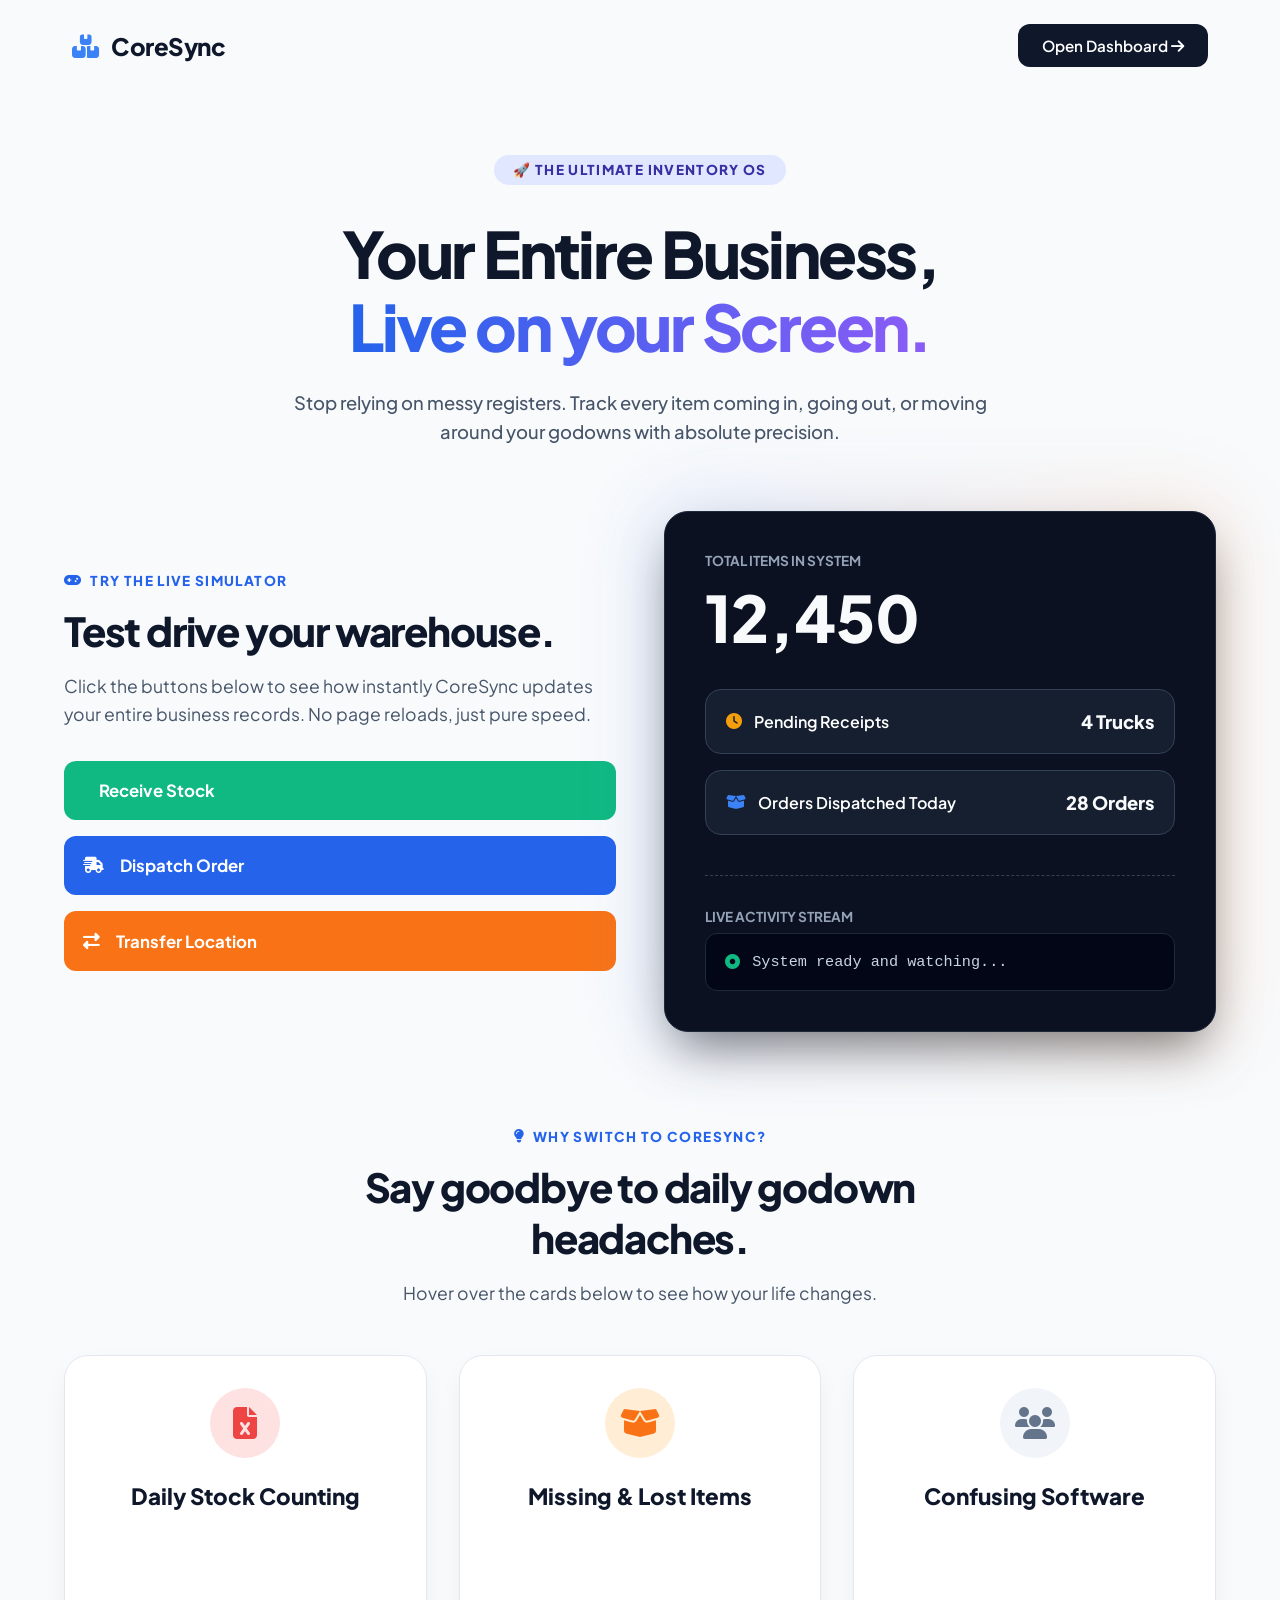
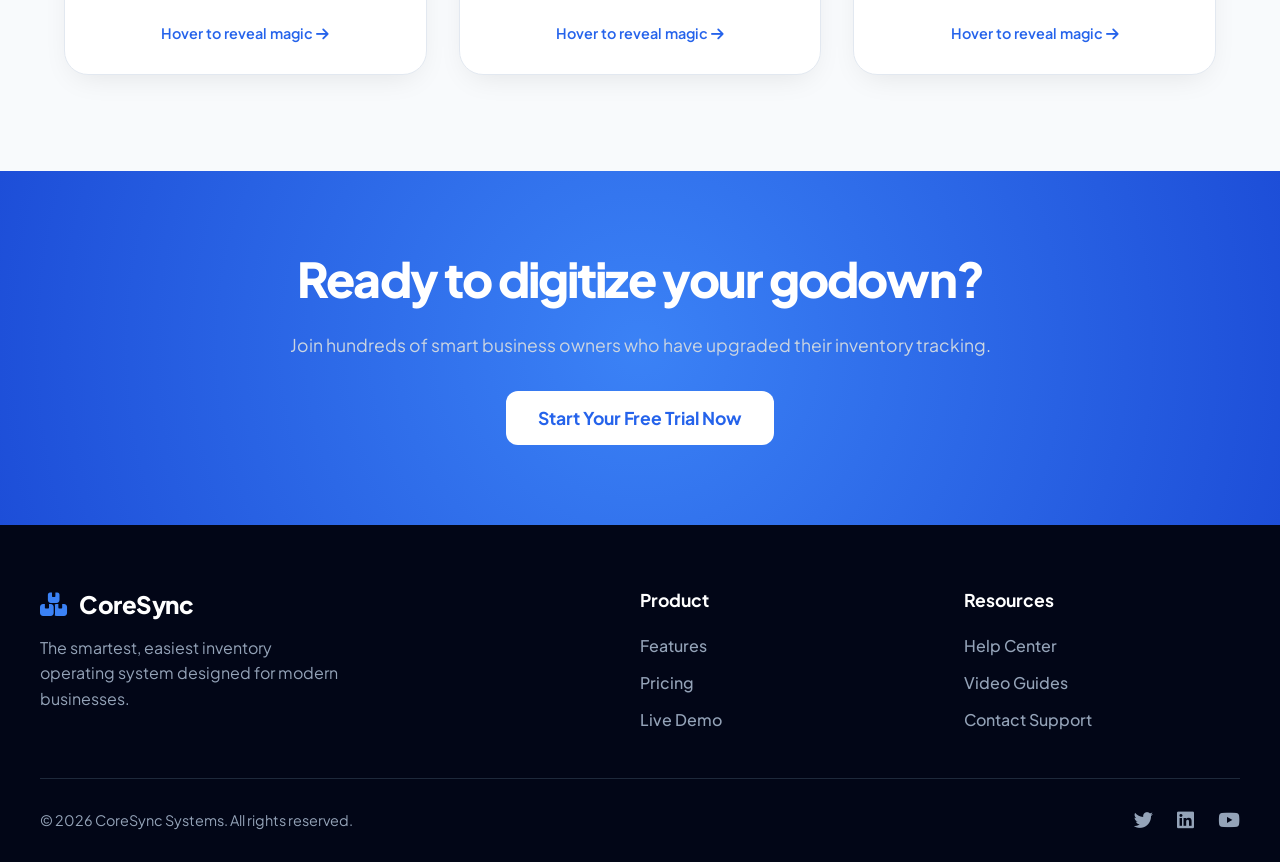
<file: Landing Page/index.html>
<!DOCTYPE html>
<html lang="en">
<head>
    <meta charset="UTF-8">
    <meta name="viewport" content="width=device-width, initial-scale=1.0">
    <title>CoreSync | Smart Inventory OS</title>
    <link rel="stylesheet" href="styles.css">
    <link rel="stylesheet" href="https://cdnjs.cloudflare.com/ajax/libs/font-awesome/6.4.0/css/all.min.css">
    <link href="https://fonts.googleapis.com/css2?family=Plus+Jakarta+Sans:wght@400;500;600;700;800&display=swap" rel="stylesheet">
</head>
<body>

    <nav class="navbar">
        <div class="logo">
            <i class="fa-solid fa-boxes-stacked text-blue"></i>
            <h1>CoreSync</h1>
        </div>
        <button class="btn-dark auth-trigger">Open Dashboard <i class="fa-solid fa-arrow-right"></i></button>
    </nav>

    <header class="hero">
        <div class="badge">🚀 THE ULTIMATE INVENTORY OS</div>
        <h2 class="hero-title">Your Entire Business, <br> <span class="text-gradient">Live on your Screen.</span></h2>
        <p class="hero-subtitle">Stop relying on messy registers. Track every item coming in, going out, or moving around your godowns with absolute precision.</p>
    </header>

    <section class="demo-section">
        <div class="demo-container">
            
            <div class="demo-content">
                <div class="demo-label"><i class="fa-solid fa-gamepad"></i> Try The Live Simulator</div>
                <h3 class="premium-heading">Test drive your warehouse.</h3>
                <p class="premium-text">Click the buttons below to see how instantly CoreSync updates your entire business records. No page reloads, just pure speed.</p>
                
                <div class="action-grid">
                    <button id="btn-receive" class="action-btn btn-green">
                        <i class="fa-solid fa-arrow-down-to-bracket"></i> Receive Stock
                    </button>
                    <button id="btn-dispatch" class="action-btn btn-blue">
                        <i class="fa-solid fa-truck-fast"></i> Dispatch Order
                    </button>
                    <button id="btn-transfer" class="action-btn btn-orange">
                        <i class="fa-solid fa-right-left"></i> Transfer Location
                    </button>
                </div>
            </div>

            <div class="demo-card-wrapper">
                <div class="demo-card-glow"></div>
                <div class="demo-card">
                    <div class="kpi-header">
                        <div>
                            <p class="kpi-label">Total Items in System</p>
                            <h4 id="totalStock" class="kpi-value">12,450</h4>
                        </div>
                    </div>
                    
                    <div class="kpi-list">
                        <div class="kpi-list-item">
                            <div class="flex-align"><i class="fa-solid fa-clock text-yellow"></i> <span>Pending Receipts</span></div>
                            <span id="pendingReceipts" class="kpi-bold">4 Trucks</span>
                        </div>
                        <div class="kpi-list-item">
                            <div class="flex-align"><i class="fa-solid fa-box-open text-blue"></i> <span>Orders Dispatched Today</span></div>
                            <span id="dispatchedOrders" class="kpi-bold">28 Orders</span>
                        </div>
                    </div>

                    <div class="live-log-container">
                        <p class="kpi-label">Live Activity Stream</p>
                        <div id="live-log" class="live-log-box">
                            <i class="fa-solid fa-circle-dot blink-green"></i> System ready and watching...
                        </div>
                    </div>
                </div>
            </div>

        </div>
    </section>


    <section class="flashcards-section">
        <div class="flashcards-header">
            <div class="demo-label" style="justify-content: center;"><i class="fa-solid fa-lightbulb"></i> Why Switch to CoreSync?</div>
            <h2 class="premium-heading">Say goodbye to daily godown headaches.</h2>
            <p class="premium-text text-center">Hover over the cards below to see how your life changes.</p>
        </div>

        <div class="flashcard-grid">
            <div class="flip-card">
                <div class="flip-card-inner">
                    <div class="flip-card-front">
                        <div class="icon-circle bg-red"><i class="fa-solid fa-file-excel"></i></div>
                        <h3>Daily Stock Counting</h3>
                        <p class="hint-text">Hover to reveal magic <i class="fa-solid fa-arrow-right"></i></p>
                    </div>
                    <div class="flip-card-back bg-green-gradient">
                        <i class="fa-solid fa-check-circle back-icon"></i>
                        <h3>Instant Live Numbers</h3>
                        <p>No more counting boxes at 8 PM. Open your phone and know exactly what's in stock, down to the last piece.</p>
                    </div>
                </div>
            </div>

            <div class="flip-card">
                <div class="flip-card-inner">
                    <div class="flip-card-front">
                        <div class="icon-circle bg-orange"><i class="fa-solid fa-box-open"></i></div>
                        <h3>Missing & Lost Items</h3>
                        <p class="hint-text">Hover to reveal magic <i class="fa-solid fa-arrow-right"></i></p>
                    </div>
                    <div class="flip-card-back bg-blue-gradient">
                        <i class="fa-solid fa-location-dot back-icon"></i>
                        <h3>Tracked to the Exact Rack</h3>
                        <p>Every item has a digital footprint. Know exactly which godown and which shelf an item is sitting on.</p>
                    </div>
                </div>
            </div>

            <div class="flip-card">
                <div class="flip-card-inner">
                    <div class="flip-card-front">
                        <div class="icon-circle bg-gray"><i class="fa-solid fa-users"></i></div>
                        <h3>Confusing Software</h3>
                        <p class="hint-text">Hover to reveal magic <i class="fa-solid fa-arrow-right"></i></p>
                    </div>
                    <div class="flip-card-back bg-purple-gradient">
                        <i class="fa-solid fa-face-smile back-icon"></i>
                        <h3>Zero Training Needed</h3>
                        <p>It’s as easy as using WhatsApp. Your new warehouse helper can start receiving and dispatching on Day 1.</p>
                    </div>
                </div>
            </div>
        </div>
    </section>

    <section class="cta-section">
        <h2 class="hero-title" style="font-size: 3rem; color: white;">Ready to digitize your godown?</h2>
        <p class="premium-text" style="color: #cbd5e1; margin-bottom: 2rem;">Join hundreds of smart business owners who have upgraded their inventory tracking.</p>
        <button class="btn-primary btn-large auth-trigger" style="background-color: white; color: var(--blue-600);">Start Your Free Trial Now</button>
    </section>

    <footer class="footer">
        <div class="footer-grid">
            <div class="footer-brand">
                <div class="logo">
                    <i class="fa-solid fa-boxes-stacked text-blue"></i>
                    <h1 style="color: white;">CoreSync</h1>
                </div>
                <p>The smartest, easiest inventory operating system designed for modern businesses.</p>
            </div>
            <div class="footer-links">
                <h4>Product</h4>
                <a href="#">Features</a>
                <a href="#">Pricing</a>
                <a href="#">Live Demo</a>
            </div>
            <div class="footer-links">
                <h4>Resources</h4>
                <a href="#">Help Center</a>
                <a href="#">Video Guides</a>
                <a href="#">Contact Support</a>
            </div>
        </div>
        <div class="footer-bottom">
            <p>&copy; 2026 CoreSync Systems. All rights reserved.</p>
            <div class="social-links">
                <i class="fa-brands fa-twitter"></i>
                <i class="fa-brands fa-linkedin"></i>
                <i class="fa-brands fa-youtube"></i>
            </div>
        </div>
    </footer>

    <div id="authModal" class="auth-modal">
        <div class="auth-box">
            <button id="closeAuth" class="close-btn"><i class="fa-solid fa-xmark"></i></button>
            
            <div class="auth-header">
                <i class="fa-solid fa-layer-group text-blue" style="font-size: 2rem; margin-bottom: 1rem;"></i>
                <h2 id="authTitle" class="premium-heading" style="font-size: 1.8rem;">Welcome Back</h2>
                <p class="premium-text" style="font-size: 0.95rem; margin-bottom: 1.5rem;">Enter your details to proceed.</p>
            </div>

            <div class="auth-toggle">
                <div id="toggleBg" class="toggle-bg"></div>
                <button id="tabLogin" class="toggle-btn active">Log In</button>
                <button id="tabSignup" class="toggle-btn">Sign Up</button>
            </div>

            <div class="auth-slider-window">
                <div id="authSlider" class="auth-slider">
                    
                    <form id="loginForm" class="auth-form">
                        <div class="input-group">
                            <i class="fa-solid fa-envelope"></i>
                            <input type="email" placeholder="Email Address" required>
                        </div>
                        <div class="input-group">
                            <i class="fa-solid fa-lock"></i>
                            <input type="password" placeholder="Password" required>
                        </div>
                        <div class="forgot-password">
                            <a href="#">Forgot password?</a>
                        </div>
                        <button type="submit" class="btn-primary w-100 mt-2">Log In to CoreSync</button>
                    </form>

                    <form id="signupForm" class="auth-form">
                        <div class="input-row">
                            <div class="input-group">
                                <i class="fa-solid fa-user"></i>
                                <input type="text" placeholder="First Name" required>
                            </div>
                            <div class="input-group">
                                <input type="text" placeholder="Last Name" required>
                            </div>
                        </div>
                        <div class="input-group">
                            <i class="fa-solid fa-envelope"></i>
                            <input type="email" placeholder="Work Email" required>
                        </div>
                        <div class="input-group">
                            <i class="fa-solid fa-phone"></i>
                            <input type="tel" placeholder="Phone Number" required>
                        </div>
                        <div class="input-row">
                            <div class="input-group">
                                <i class="fa-solid fa-lock"></i>
                                <input type="password" placeholder="Password" required>
                            </div>
                            <div class="input-group">
                                <i class="fa-solid fa-shield-check"></i>
                                <input type="password" placeholder="Confirm" required>
                            </div>
                        </div>
                        <button type="submit" class="btn-primary w-100 mt-2">Create Account</button>
                    </form>

                </div>
            </div>
        </div>
    </div>

    <div id="toastNotification" class="toast-notification">
        <div class="toast-icon"><i class="fa-solid fa-bell text-blue"></i></div>
        <div class="toast-content">
            <h4>Account Created!</h4>
            <p>Welcome to CoreSync. You can now log in.</p>
        </div>
    </div>

    <script src="script.js"></script>
</body>
</html>
</file>
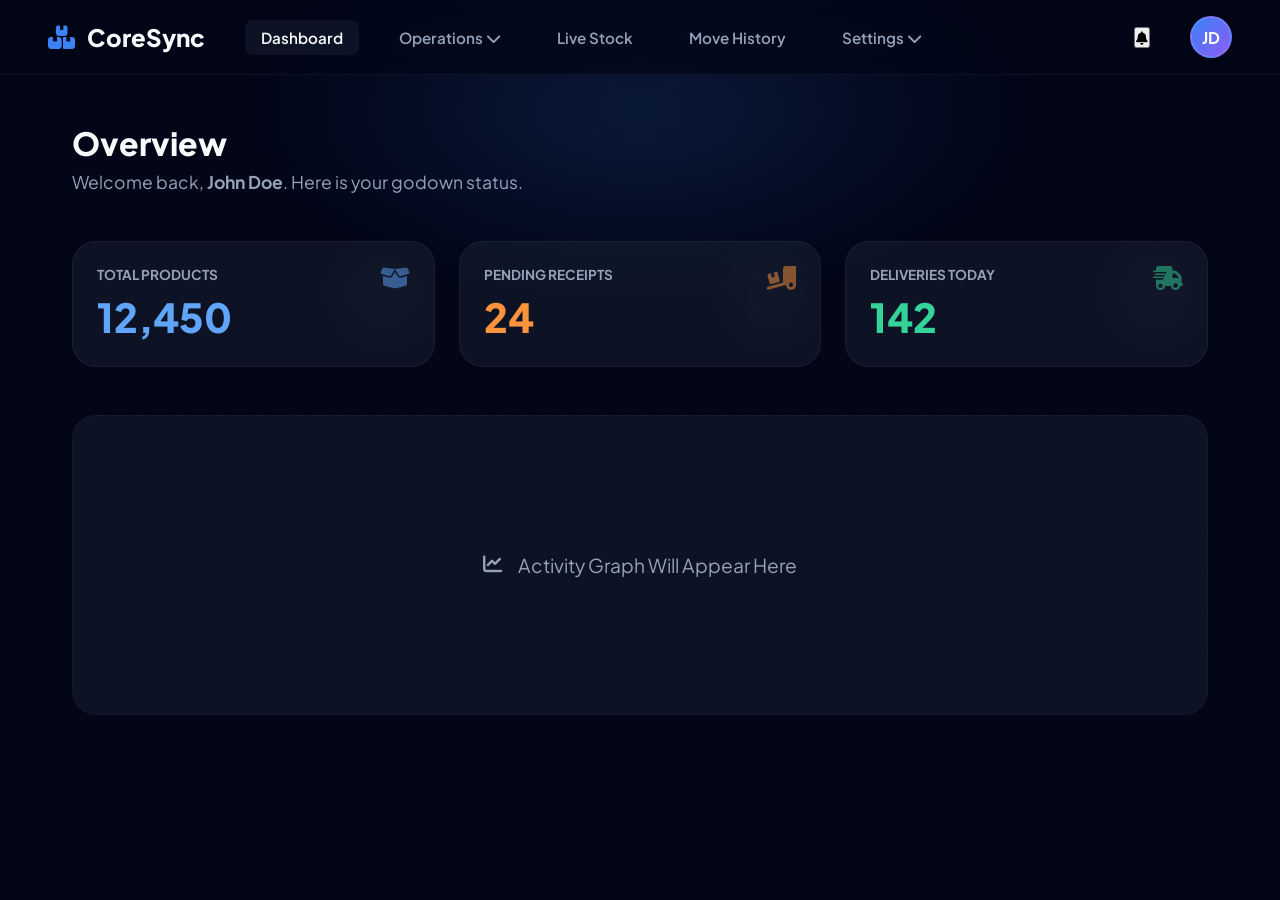
<file: Dashboard/dashboard.html>
<!DOCTYPE html>
<html lang="en">
<head>
    <meta charset="UTF-8">
    <meta name="viewport" content="width=device-width, initial-scale=1.0">
    <title>Dashboard | CoreSync OS</title>
    <link rel="stylesheet" href="https://cdnjs.cloudflare.com/ajax/libs/font-awesome/6.4.0/css/all.min.css">
    <link href="https://fonts.googleapis.com/css2?family=Plus+Jakarta+Sans:wght@400;500;600;700;800&display=swap" rel="stylesheet">
    <link rel="stylesheet" href="dashboard.css">
</head>
<body>

    <main class="main-content">
        <div class="bg-glow"></div>

        <header class="top-navbar">
            <div class="nav-left">
                <div class="logo">
                    <i class="fa-solid fa-boxes-stacked"></i>
                    <span>CoreSync</span>
                </div>

                <nav class="horizontal-menu">
                    <a href="#" class="nav-link active">Dashboard</a>
                    
                    <div class="nav-dropdown">
                        <button class="nav-link dropdown-btn">
                            Operations <i class="fa-solid fa-chevron-down"></i>
                        </button>
                        <div class="dropdown-glass-menu">
                            <a href="receipts.html"><i class="fa-solid fa-arrow-down-to-bracket text-green"></i> Receipts (Stock In)</a>
                            <a href="#"><i class="fa-solid fa-truck-fast text-blue"></i> Delivery (Stock Out)</a>
                            <a href="#"><i class="fa-solid fa-sliders text-orange"></i> Adjustments</a>
                        </div>
                    </div>

                    <a href="#" class="nav-link">Live Stock</a>
                    <a href="#" class="nav-link">Move History</a>
                   <div class="nav-dropdown">
                        <button class="nav-link dropdown-btn">
                            Settings <i class="fa-solid fa-chevron-down"></i>
                        </button>
                        <div class="dropdown-glass-menu">
                            <a href="warehouses.html"><i class="fa-solid fa-warehouse text-blue"></i> Warehouses</a>
                            <a href="locations.html"><i class="fa-solid fa-location-dot text-orange"></i> Locations</a>
                        </div>
                    </div>
                </nav>
            </div>
            
            <div class="nav-right">
                <button class="notify-btn">
                    <i class="fa-solid fa-bell"></i>
                    <span class="notify-dot"></span>
                </button>
                
                <div class="profile-wrapper">
                    <div class="avatar-circle" id="profileAvatar">JD</div>
                    
                    <div class="profile-popup" id="profilePopup">
                        <div class="user-info-header">
                            <div class="avatar-large">JD</div>
                            <div>
                                <h4 class="user-name">John Doe</h4>
                                <p class="user-role">Warehouse Manager</p>
                            </div>
                        </div>
                        <div class="user-details-list">
                            <div class="detail-item">
                                <i class="fa-solid fa-envelope"></i> john.doe@coresync.com
                            </div>
                            <div class="detail-item">
                                <i class="fa-solid fa-phone"></i> +91 98765 43210
                            </div>
                        </div>
                        <div class="popup-footer">
                            <button id="logoutBtn" class="logout-btn">
                                <i class="fa-solid fa-arrow-right-from-bracket"></i> Log Out
                            </button>
                        </div>
                    </div>
                </div>
            </div>
        </header>

        <div class="dashboard-body">
            <div class="dashboard-header-text">
                <h2>Overview</h2>
                <p>Welcome back, <strong>John Doe</strong>. Here is your godown status.</p>
            </div>
            
            <div class="stats-grid">
                <div class="stat-card">
                    <div class="stat-card-glow"></div>
                    <i class="fa-solid fa-box-open stat-icon text-blue"></i>
                    <p class="stat-title">Total Products</p>
                    <h3 class="stat-value text-blue">12,450</h3>
                </div>

                <div class="stat-card">
                    <div class="stat-card-glow"></div>
                    <i class="fa-solid fa-truck-ramp-box stat-icon text-orange"></i>
                    <p class="stat-title">Pending Receipts</p>
                    <h3 class="stat-value text-orange">24</h3>
                </div>

                <div class="stat-card">
                    <div class="stat-card-glow"></div>
                    <i class="fa-solid fa-truck-fast stat-icon text-green"></i>
                    <p class="stat-title">Deliveries Today</p>
                    <h3 class="stat-value text-green">142</h3>
                </div>
            </div>

            <div class="chart-placeholder">
                <i class="fa-solid fa-chart-line"></i> Activity Graph Will Appear Here
            </div>
        </div>
    </main>

    <script src="dashboard.js"></script>
</body>
</html>
</file>
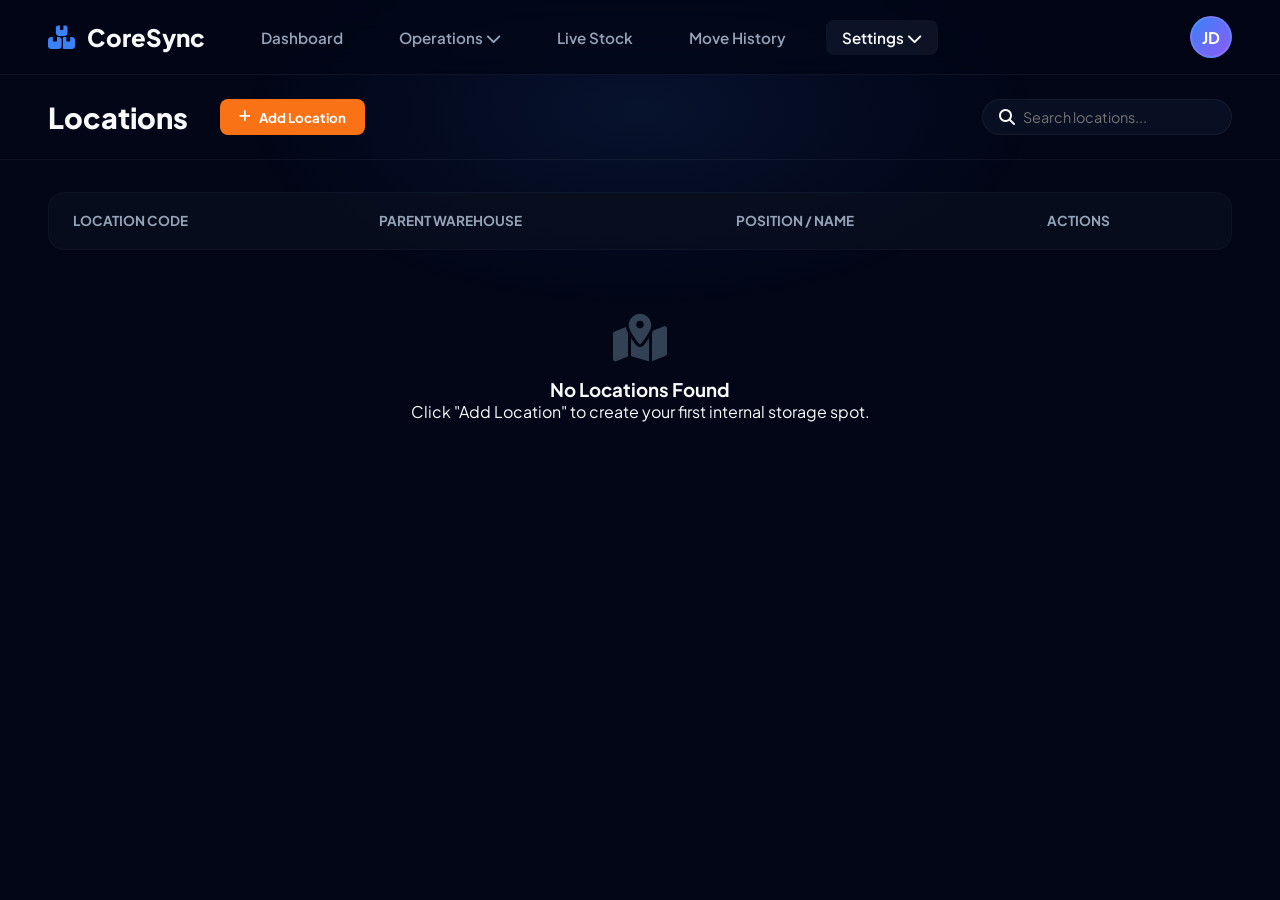
<file: Dashboard/locations.html>
<!DOCTYPE html>
<html lang="en">
<head>
    <meta charset="UTF-8">
    <meta name="viewport" content="width=device-width, initial-scale=1.0">
    <title>Locations | CoreSync OS</title>
    <link rel="stylesheet" href="https://cdnjs.cloudflare.com/ajax/libs/font-awesome/6.4.0/css/all.min.css">
    <link href="https://fonts.googleapis.com/css2?family=Plus+Jakarta+Sans:wght@400;500;600;700;800&display=swap" rel="stylesheet">
    <link rel="stylesheet" href="locations.css">
</head>
<body>

    <main class="main-content">
        <div class="bg-glow"></div>

        <header class="top-navbar">
            <div class="nav-left">
                <div class="logo">
                    <i class="fa-solid fa-boxes-stacked"></i>
                    <span>CoreSync</span>
                </div>
                <nav class="horizontal-menu">
                    <a href="dashboard.html" class="nav-link">Dashboard</a>
                    <div class="nav-dropdown">
                        <button class="nav-link dropdown-btn">
                            Operations <i class="fa-solid fa-chevron-down"></i>
                        </button>
                        <div class="dropdown-glass-menu">
                            <a href="receipts.html"><i class="fa-solid fa-arrow-down-to-bracket text-green"></i> Receipts</a>
                            <a href="#"><i class="fa-solid fa-truck-fast text-blue"></i> Delivery</a>
                            <a href="#"><i class="fa-solid fa-sliders text-orange"></i> Adjustments</a>
                        </div>
                    </div>
                    <a href="#" class="nav-link">Live Stock</a>
                    <a href="#" class="nav-link">Move History</a>
                    
                    <div class="nav-dropdown">
                        <button class="nav-link active dropdown-btn">
                            Settings <i class="fa-solid fa-chevron-down"></i>
                        </button>
                        <div class="dropdown-glass-menu">
                            <a href="warehouses.html"><i class="fa-solid fa-warehouse text-blue"></i> Warehouses</a>
                            <a href="#" class="active-sub"><i class="fa-solid fa-location-dot text-orange"></i> Locations</a>
                        </div>
                    </div>
                </nav>
            </div>
            
            <div class="nav-right">
                <div class="profile-wrapper">
                    <div class="avatar-circle" id="profileAvatar">JD</div>
                    <div class="profile-popup" id="profilePopup">
                        <div class="user-info-header">
                            <div class="avatar-large">JD</div>
                            <div>
                                <h4 class="user-name">John Doe</h4>
                                <p class="user-role">Warehouse Manager</p>
                            </div>
                        </div>
                        <div class="user-details-list">
                            <div class="detail-item"><i class="fa-solid fa-envelope"></i> john.doe@coresync.com</div>
                            <div class="detail-item"><i class="fa-solid fa-phone"></i> +91 98765 43210</div>
                        </div>
                        <div class="popup-footer">
                            <button id="logoutBtn" class="logout-btn"><i class="fa-solid fa-arrow-right-from-bracket"></i> Log Out</button>
                        </div>
                    </div>
                </div>
            </div>
        </header>

        <div class="sub-navbar">
            <div class="sub-nav-left">
                <h2 class="page-title">Locations</h2>
                <button id="btnNewLocation" class="btn-primary-sm">
                    <i class="fa-solid fa-plus"></i> Add Location
                </button>
            </div>
            <div class="sub-nav-right">
                <div class="search-box">
                    <i class="fa-solid fa-magnifying-glass"></i>
                    <input type="text" placeholder="Search locations...">
                </div>
            </div>
        </div>

        <div class="table-container">
            <table class="modern-table">
                <thead>
                    <tr>
                        <th>Location Code</th>
                        <th>Parent Warehouse</th>
                        <th>Position / Name</th>
                        <th>Actions</th>
                    </tr>
                </thead>
                <tbody id="locationTableBody">
                    </tbody>
            </table>
            
            <div id="emptyState" class="empty-state hidden">
                <i class="fa-solid fa-map-location-dot empty-icon"></i>
                <h3>No Locations Found</h3>
                <p>Click "Add Location" to create your first internal storage spot.</p>
            </div>
        </div>
    </main>

    <div id="locationModal" class="custom-modal">
        <div class="modal-box">
            <div class="modal-header">
                <h3>Add New Location</h3>
                <button id="closeModal" class="close-btn"><i class="fa-solid fa-xmark"></i></button>
            </div>
            
            <form id="locationForm" class="modal-body">
                
                <div class="form-row">
                    <div class="input-group" style="flex: 1;">
                        <label>Parent Warehouse *</label>
                        <select id="parentWarehouse" required>
                            <option value="" disabled selected>Select the Warehouse this belongs to...</option>
                            <option value="WH-CEN">Central Godown (WH-CEN)</option>
                            <option value="WH-RET">Retail Store (WH-RET)</option>
                            <option value="WH-COLD">Cold Storage (WH-COLD)</option>
                        </select>
                    </div>
                </div>

                <div class="form-row">
                    <div class="input-group">
                        <label>Position / Location Name *</label>
                        <input type="text" id="locName" placeholder="e.g. Rack A, Shelf 3" required>
                    </div>
                    <div class="input-group">
                        <label>Location Code *</label>
                        <input type="text" id="locCode" placeholder="e.g. WH-CEN-A3" required style="text-transform: uppercase;">
                    </div>
                </div>

                <div class="modal-footer">
                    <button type="button" id="cancelModal" class="btn-dark">Cancel</button>
                    <button type="submit" class="btn-primary-sm"><i class="fa-solid fa-check"></i> Save Location</button>
                </div>
            </form>
        </div>
    </div>

    <script src="locations.js"></script>
</body>
</html>
</file>
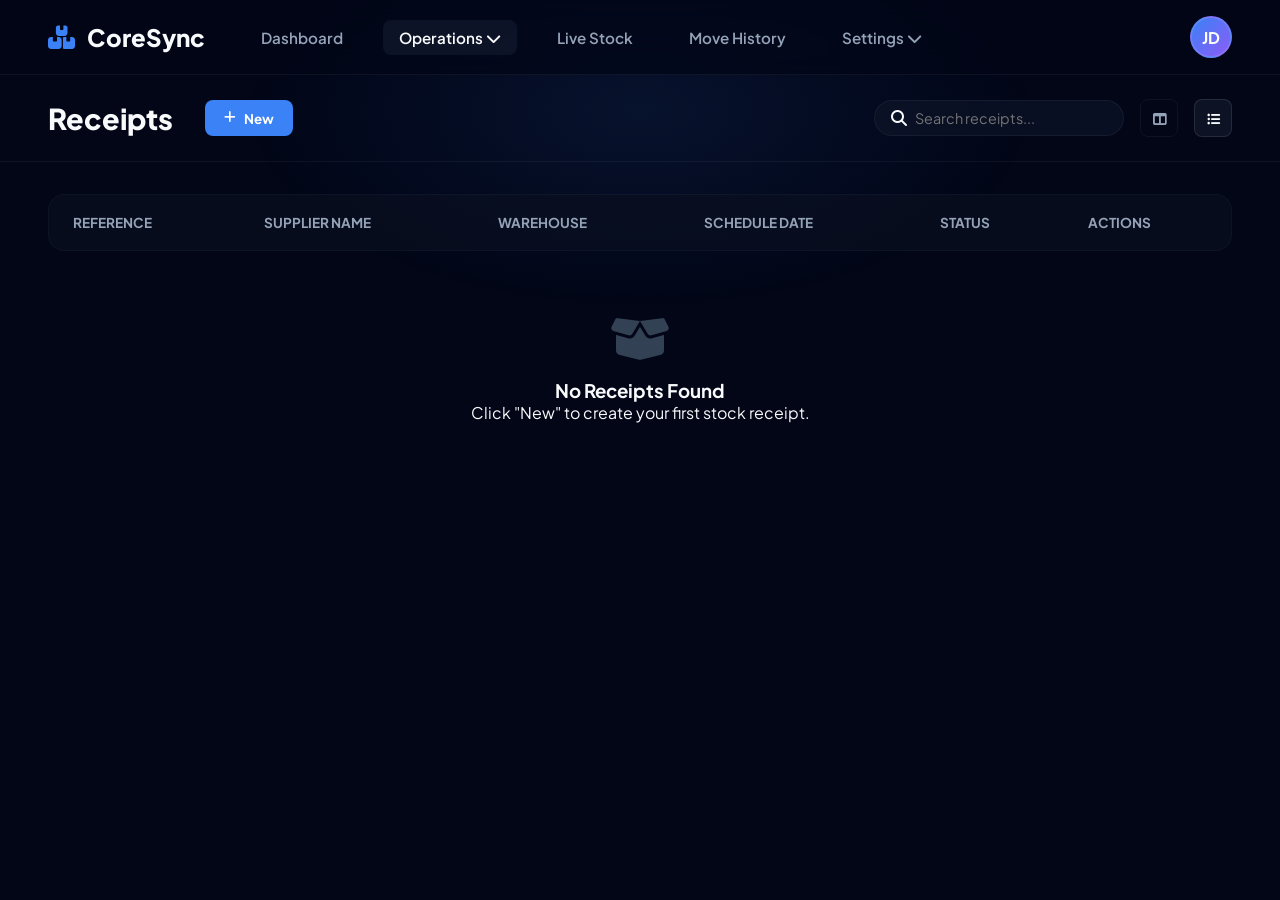
<file: Dashboard/receipts.html>
<!DOCTYPE html>
<html lang="en">
<head>
    <meta charset="UTF-8">
    <meta name="viewport" content="width=device-width, initial-scale=1.0">
    <title>Receipts | CoreSync OS</title>
    <link rel="stylesheet" href="https://cdnjs.cloudflare.com/ajax/libs/font-awesome/6.4.0/css/all.min.css">
    <link href="https://fonts.googleapis.com/css2?family=Plus+Jakarta+Sans:wght@400;500;600;700;800&display=swap" rel="stylesheet">
    <link rel="stylesheet" href="receipts.css">
</head>
<body>

    <main class="main-content">
        <div class="bg-glow"></div>

        <header class="top-navbar">
            <div class="nav-left">
                <div class="logo">
                    <i class="fa-solid fa-boxes-stacked"></i>
                    <span>CoreSync</span>
                </div>
                <nav class="horizontal-menu">
                    <a href="dashboard.html" class="nav-link">Dashboard</a>
                    <div class="nav-dropdown">
                        <button class="nav-link active dropdown-btn">
                            Operations <i class="fa-solid fa-chevron-down"></i>
                        </button>
                        <div class="dropdown-glass-menu">
                            <a href="#" class="active-sub"><i class="fa-solid fa-arrow-down-to-bracket text-green"></i> Receipts</a>
                            <a href="#"><i class="fa-solid fa-truck-fast text-blue"></i> Delivery</a>
                            <a href="#"><i class="fa-solid fa-sliders text-orange"></i> Adjustments</a>
                        </div>
                    </div>
                    <a href="#" class="nav-link">Live Stock</a>
                    <a href="#" class="nav-link">Move History</a>
                    <div class="nav-dropdown">
                        <button class="nav-link dropdown-btn">
                            Settings <i class="fa-solid fa-chevron-down"></i>
                        </button>
                        <div class="dropdown-glass-menu">
                            <a href="warehouses.html"><i class="fa-solid fa-warehouse text-blue"></i> Warehouses</a>
                            <a href="locations.html"><i class="fa-solid fa-location-dot text-orange"></i> Locations</a>
                        </div>
                    </div>
                </nav>
            </div>
            <div class="nav-right">
                <div class="profile-wrapper">
                    <div class="avatar-circle" id="profileAvatar">JD</div>
                    
                    <div class="profile-popup" id="profilePopup">
                        <div class="user-info-header">
                            <div class="avatar-large">JD</div>
                            <div>
                                <h4 class="user-name">John Doe</h4>
                                <p class="user-role">Warehouse Manager</p>
                            </div>
                        </div>
                        <div class="user-details-list">
                            <div class="detail-item">
                                <i class="fa-solid fa-envelope"></i> john.doe@coresync.com
                            </div>
                            <div class="detail-item">
                                <i class="fa-solid fa-phone"></i> +91 98765 43210
                            </div>
                        </div>
                        <div class="popup-footer">
                            <button id="logoutBtn" class="logout-btn">
                                <i class="fa-solid fa-arrow-right-from-bracket"></i> Log Out
                            </button>
                        </div>
                    </div>
                </div>
            </div>
        </header>

        <div class="sub-navbar">
            <div class="sub-nav-left">
                <h2 class="page-title">Receipts</h2>
                <button id="btnNewReceipt" class="btn-primary-sm">
                    <i class="fa-solid fa-plus"></i> New
                </button>
            </div>
            <div class="sub-nav-right">
                <div class="search-box">
                    <i class="fa-solid fa-magnifying-glass"></i>
                    <input type="text" placeholder="Search receipts...">
                </div>
                <button id="btnKanbanView" class="icon-btn" title="Kanban View">
                    <i class="fa-solid fa-table-columns"></i>
                </button>
                <button id="btnListView" class="icon-btn active" title="List View">
                    <i class="fa-solid fa-list-ul"></i>
                </button>
            </div>
        </div>

        <div id="viewList" class="table-container">
            <table class="modern-table">
                <thead>
                    <tr>
                        <th>Reference</th>
                        <th>Supplier Name</th>
                        <th>Warehouse</th>
                        <th>Schedule Date</th>
                        <th>Status</th>
                        <th>Actions</th>
                    </tr>
                </thead>
                <tbody id="receiptTableBody"></tbody>
            </table>
            <div id="emptyState" class="empty-state hidden">
                <i class="fa-solid fa-box-open empty-icon"></i>
                <h3>No Receipts Found</h3>
                <p>Click "New" to create your first stock receipt.</p>
            </div>
        </div>

        <div id="viewKanban" class="kanban-container hidden">
            <div class="kanban-column" data-status="Draft">
                <div class="column-header">
                    <span class="badge badge-draft">Draft</span>
                    <span class="card-count" id="countDraft">0</span>
                </div>
                <div class="column-body dropzone" id="colDraft"></div>
            </div>
            <div class="kanban-column" data-status="Ready">
                <div class="column-header">
                    <span class="badge badge-ready">Ready</span>
                    <span class="card-count" id="countReady">0</span>
                </div>
                <div class="column-body dropzone" id="colReady"></div>
            </div>
            <div class="kanban-column" data-status="Done">
                <div class="column-header">
                    <span class="badge badge-done">Done</span>
                    <span class="card-count" id="countDone">0</span>
                </div>
                <div class="column-body dropzone" id="colDone"></div>
            </div>
        </div>

        <div id="viewDetail" class="detail-container hidden">
            <div class="detail-action-bar">
                <div class="action-left">
                    <button id="btnValidate" class="btn-success"><i class="fa-solid fa-check-double"></i> Validate</button>
                    <button id="btnPrint" class="btn-blue"><i class="fa-solid fa-print"></i> Print to PDF</button>
                </div>
                <div class="action-right">
                    <button id="btnCancelDetail" class="btn-dark"><i class="fa-solid fa-arrow-left"></i> Back to List</button>
                </div>
            </div>
            <div class="document-wrapper">
                <div class="document-paper" id="printableDocument">
                    <div class="doc-header">
                        <div class="doc-logo"><i class="fa-solid fa-boxes-stacked text-blue"></i> CoreSync</div>
                        <div class="doc-title">RECEIPT VOUCHER</div>
                    </div>
                    <div class="doc-info-grid">
                        <div class="info-group">
                            <label>Reference No:</label>
                            <h4 id="docRef" class="text-blue"></h4>
                        </div>
                        <div class="info-group text-right">
                            <label>Schedule Date:</label>
                            <h4 id="docDate"></h4>
                        </div>
                        <div class="info-group">
                            <label>Receive From:</label>
                            <h4 id="docSupplier"></h4>
                        </div>
                        <div class="info-group text-right">
                            <label>Responsible:</label>
                            <h4>John Doe</h4>
                        </div>
                        <div class="info-group">
                            <label>Supplier Bill No:</label>
                            <h4 id="docBillNo"></h4>
                        </div>
                        <div class="info-group text-right">
                            <label>Status:</label>
                            <h4 id="docStatus"></h4>
                        </div>
                    </div>
                    <div class="doc-body">
                        <p class="doc-intro">The following items have been processed under this receipt voucher:</p>
                        <table class="doc-table">
                            <thead>
                                <tr><th>Product Description</th><th>Expected Qty</th><th>Received Qty</th><th>Unit</th></tr>
                            </thead>
                            <tbody>
                                <tr><td><strong>Steel Rods (10mm)</strong><br><small>Premium grade building material</small></td><td>500</td><td>500</td><td>Kg</td></tr>
                                <tr><td><strong>Cement Bags (Ultra)</strong><br><small>Waterproof packaging</small></td><td>120</td><td>120</td><td>Bags</td></tr>
                            </tbody>
                        </table>
                    </div>
                    <div class="doc-footer">
                        <p class="outro-msg">"Thank you for your business. All goods are inspected and verified upon arrival."</p>
                        <div class="signature-line">Authorized Signatory</div>
                    </div>
                </div>
            </div>
        </div>
    </main>

    <div id="receiptModal" class="custom-modal">
        <div class="modal-box">
            <div class="modal-header">
                <h3>Create New Receipt</h3>
                <button id="closeModal" class="close-btn"><i class="fa-solid fa-xmark"></i></button>
            </div>
            <form id="receiptForm" class="modal-body">
                <div class="form-row">
                    <div class="input-group">
                        <label>Receipt Reference</label>
                        <input type="text" id="refId" readonly class="readonly-input">
                    </div>
                    <div class="input-group">
                        <label>Supplier Name *</label>
                        <input type="text" id="supplierName" required>
                    </div>
                </div>
                <div class="form-row">
                    <div class="input-group">
                        <label>Destination Warehouse *</label>
                        <select id="warehouse" required>
                            <option value="Main Godown">Main Godown</option>
                            <option value="Retail Store">Retail Store</option>
                        </select>
                    </div>
                    <div class="input-group">
                        <label>Supplier Bill No.</label>
                        <input type="text" id="supplierRef">
                    </div>
                </div>
                <div class="form-row">
                    <div class="input-group">
                        <label>Scheduled Date *</label>
                        <input type="date" id="scheduleDate" required>
                    </div>
                    <div class="input-group">
                        <label>Status *</label>
                        <select id="status" required>
                            <option value="Draft">Draft</option>
                            <option value="Ready">Ready</option>
                            <option value="Done">Done</option>
                        </select>
                    </div>
                </div>
                <div class="modal-footer">
                    <button type="button" id="cancelModal" class="btn-dark">Cancel</button>
                    <button type="submit" class="btn-primary-sm"><i class="fa-solid fa-check"></i> Save Receipt</button>
                </div>
            </form>
        </div>
    </div>

    <div id="actionAlertModal" class="custom-modal">
        <div class="modal-box alert-box" style="max-width: 450px; text-align: center; padding: 3rem 2rem;">
            <div id="alertIcon" class="alert-icon" style="font-size: 4rem; margin-bottom: 1rem;"></div>
            <h3 id="alertTitle" style="font-size: 1.5rem; margin-bottom: 1rem;"></h3>
            <p id="alertMessage" style="color: var(--text-muted); line-height: 1.6; margin-bottom: 2rem;"></p>
            <button id="btnGotIt" class="btn-primary-sm" style="margin: 0 auto; width: 150px; justify-content: center;">Got it</button>
        </div>
    </div>

    <script src="receipts.js"></script>
</body>
</html>
</file>
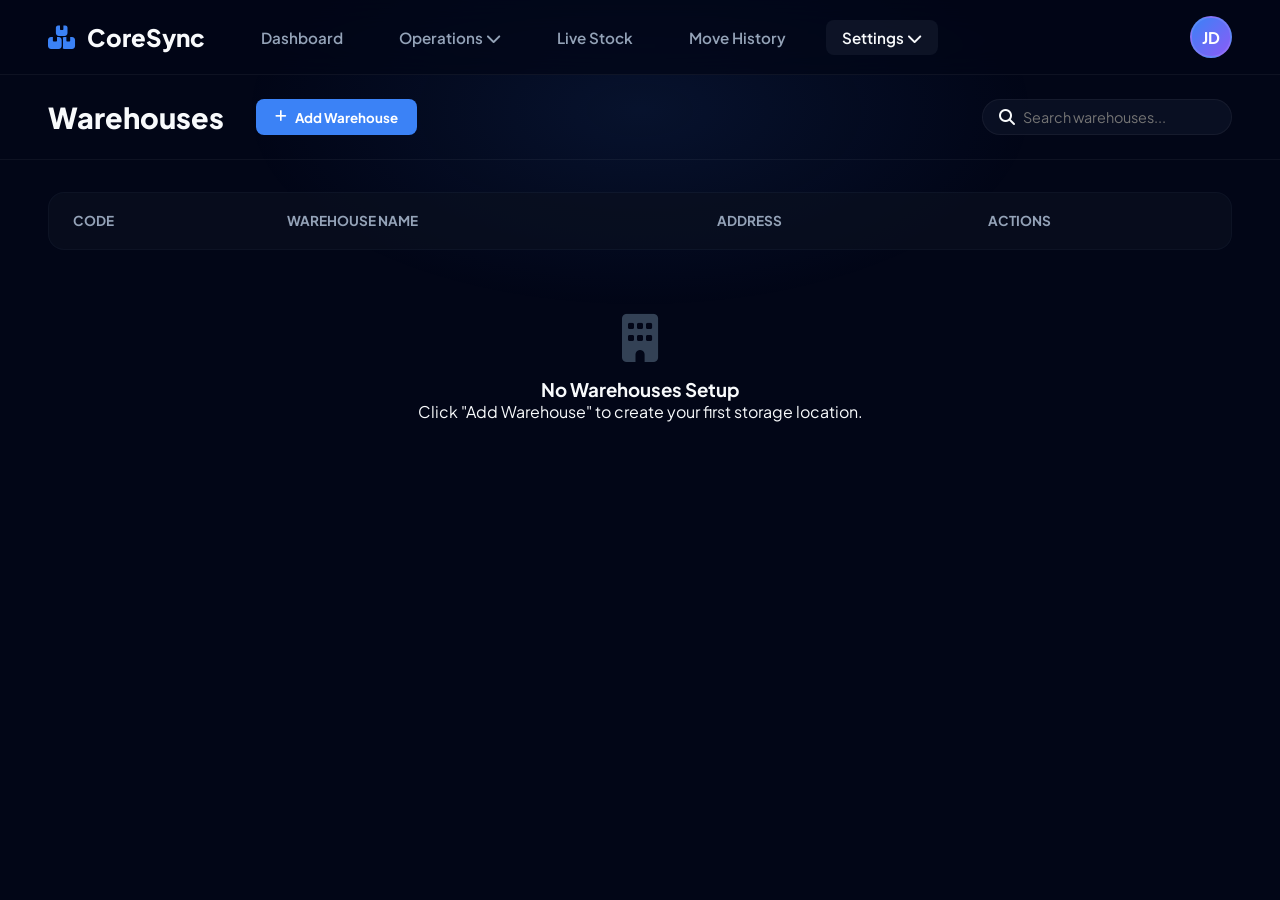
<file: Dashboard/warehouses.html>
<!DOCTYPE html>
<html lang="en">
<head>
    <meta charset="UTF-8">
    <meta name="viewport" content="width=device-width, initial-scale=1.0">
    <title>Warehouses | CoreSync OS</title>
    <link rel="stylesheet" href="https://cdnjs.cloudflare.com/ajax/libs/font-awesome/6.4.0/css/all.min.css">
    <link href="https://fonts.googleapis.com/css2?family=Plus+Jakarta+Sans:wght@400;500;600;700;800&display=swap" rel="stylesheet">
    <link rel="stylesheet" href="warehouses.css">
</head>
<body>

    <main class="main-content">
        <div class="bg-glow"></div>

        <header class="top-navbar">
            <div class="nav-left">
                <div class="logo">
                    <i class="fa-solid fa-boxes-stacked"></i>
                    <span>CoreSync</span>
                </div>
                <nav class="horizontal-menu">
                    <a href="dashboard.html" class="nav-link">Dashboard</a>
                    <div class="nav-dropdown">
                        <button class="nav-link dropdown-btn">
                            Operations <i class="fa-solid fa-chevron-down"></i>
                        </button>
                        <div class="dropdown-glass-menu">
                            <a href="receipts.html"><i class="fa-solid fa-arrow-down-to-bracket text-green"></i> Receipts</a>
                            <a href="#"><i class="fa-solid fa-truck-fast text-blue"></i> Delivery</a>
                            <a href="#"><i class="fa-solid fa-sliders text-orange"></i> Adjustments</a>
                        </div>
                    </div>
                    <a href="#" class="nav-link">Live Stock</a>
                    <a href="#" class="nav-link">Move History</a>
                    
                    <div class="nav-dropdown">
                        <button class="nav-link active dropdown-btn">
                            Settings <i class="fa-solid fa-chevron-down"></i>
                        </button>
                        <div class="dropdown-glass-menu">
                            <a href="#" class="active-sub"><i class="fa-solid fa-warehouse text-blue"></i> Warehouses</a>
                            <a href="locations.html"><i class="fa-solid fa-location-dot text-orange"></i> Locations</a>
                        </div>
                    </div>
                </nav>
            </div>
            
            <div class="nav-right">
                <div class="profile-wrapper">
                    <div class="avatar-circle" id="profileAvatar">JD</div>
                    <div class="profile-popup" id="profilePopup">
                        <div class="user-info-header">
                            <div class="avatar-large">JD</div>
                            <div>
                                <h4 class="user-name">John Doe</h4>
                                <p class="user-role">Warehouse Manager</p>
                            </div>
                        </div>
                        <div class="user-details-list">
                            <div class="detail-item"><i class="fa-solid fa-envelope"></i> john.doe@coresync.com</div>
                            <div class="detail-item"><i class="fa-solid fa-phone"></i> +91 98765 43210</div>
                        </div>
                        <div class="popup-footer">
                            <button id="logoutBtn" class="logout-btn"><i class="fa-solid fa-arrow-right-from-bracket"></i> Log Out</button>
                        </div>
                    </div>
                </div>
            </div>
        </header>

        <div class="sub-navbar">
            <div class="sub-nav-left">
                <h2 class="page-title">Warehouses</h2>
                <button id="btnNewWarehouse" class="btn-primary-sm">
                    <i class="fa-solid fa-plus"></i> Add Warehouse
                </button>
            </div>
            <div class="sub-nav-right">
                <div class="search-box">
                    <i class="fa-solid fa-magnifying-glass"></i>
                    <input type="text" placeholder="Search warehouses...">
                </div>
            </div>
        </div>

        <div class="table-container">
            <table class="modern-table">
                <thead>
                    <tr>
                        <th>Code</th>
                        <th>Warehouse Name</th>
                        <th>Address</th>
                        <th>Actions</th>
                    </tr>
                </thead>
                <tbody id="warehouseTableBody">
                    </tbody>
            </table>
            
            <div id="emptyState" class="empty-state hidden">
                <i class="fa-solid fa-building empty-icon"></i>
                <h3>No Warehouses Setup</h3>
                <p>Click "Add Warehouse" to create your first storage location.</p>
            </div>
        </div>
    </main>

    <div id="warehouseModal" class="custom-modal">
        <div class="modal-box">
            <div class="modal-header">
                <h3>Add New Warehouse</h3>
                <button id="closeModal" class="close-btn"><i class="fa-solid fa-xmark"></i></button>
            </div>
            
            <form id="warehouseForm" class="modal-body">
                <div class="form-row">
                    <div class="input-group">
                        <label>Warehouse Name *</label>
                        <input type="text" id="whName" placeholder="e.g. Central Godown" required>
                    </div>
                    <div class="input-group">
                        <label>Warehouse Code *</label>
                        <input type="text" id="whCode" placeholder="e.g. WH-CEN" required style="text-transform: uppercase;">
                    </div>
                </div>

                <div class="form-row">
                    <div class="input-group" style="flex: 1;">
                        <label>Complete Address *</label>
                        <textarea id="whAddress" rows="4" placeholder="Enter full address, city, state, pincode..." required class="custom-textarea"></textarea>
                    </div>
                </div>

                <div class="modal-footer">
                    <button type="button" id="cancelModal" class="btn-dark">Cancel</button>
                    <button type="submit" class="btn-primary-sm"><i class="fa-solid fa-check"></i> Save Warehouse</button>
                </div>
            </form>
        </div>
    </div>

    <script src="warehouses.js"></script>
</body>
</html>
</file>
<file: Landing Page/styles.css>
:root {
    --bg-main: #f8fafc;
    --text-main: #0f172a;
    --text-muted: #475569;
    --blue-600: #2563eb;
    --green-500: #10b981;
    --orange-500: #f97316;
    --dark-bg: #0b1120;
    --border-color: #e2e8f0;
}

* { 
    margin: 0; 
    padding: 0; 
    box-sizing: border-box; 
    font-family: 'Plus Jakarta Sans', sans-serif; 
}

body { 
    background-color: var(--bg-main); 
    color: var(--text-main); 
    overflow-x: hidden; /* Prevents horizontal scrolling on mobile */
}

/* =========================================
   1. NAVBAR & BUTTONS
========================================= */
.navbar { 
    max-width: 1200px; 
    margin: 0 auto; 
    padding: 1.5rem 2rem; 
    display: flex; 
    justify-content: space-between; 
    align-items: center; 
}

.logo { 
    display: flex; 
    align-items: center; 
    gap: 0.75rem; 
    font-size: 1.5rem; 
}

.logo h1 { 
    color: var(--text-main); 
    font-size: 1.5rem; 
    font-weight: 800; 
    letter-spacing: -0.02em;
}

.btn-dark { 
    background-color: var(--text-main); 
    color: white; 
    padding: 0.75rem 1.5rem; 
    border-radius: 0.75rem; 
    font-weight: 600; 
    font-size: 0.95rem; 
    border: none;
    transition: all 0.2s ease;
    cursor: pointer;
}

.btn-dark:hover { 
    background-color: #1e293b; 
    transform: translateY(-2px);
}

.btn-primary { 
    background-color: var(--blue-600); 
    color: white; 
    padding: 1rem 2rem; 
    border-radius: 0.75rem; 
    font-weight: 700; 
    font-size: 1.1rem; 
    border: none;
    transition: all 0.2s ease;
    cursor: pointer;
}

.btn-primary:hover { 
    transform: translateY(-2px);
    box-shadow: 0 10px 20px -5px rgba(37, 99, 235, 0.4);
}

/* =========================================
   2. HERO SECTION
========================================= */
.hero { 
    max-width: 900px; 
    margin: 4rem auto 4rem auto; 
    text-align: center; 
    padding: 0 1.5rem; 
}

.badge { 
    display: inline-block; 
    background-color: #e0e7ff; 
    color: #3730a3; 
    padding: 0.4rem 1.2rem; 
    border-radius: 999px; 
    font-size: 0.85rem; 
    font-weight: 800; 
    letter-spacing: 0.1em; 
    margin-bottom: 2rem; 
}

/* Using fluid typography for automatic scaling */
.hero-title { 
    font-size: clamp(2.5rem, 5vw + 1rem, 4rem); 
    font-weight: 800; 
    line-height: 1.15; 
    letter-spacing: -0.04em; 
    margin-bottom: 1.5rem; 
}

.text-gradient { 
    background: linear-gradient(to right, #2563eb, #8b5cf6); 
    -webkit-background-clip: text; 
    color: transparent; 
}

.hero-subtitle { 
    font-size: 1.15rem; 
    color: var(--text-muted); 
    font-weight: 500; 
    max-width: 700px; 
    margin: 0 auto; 
    line-height: 1.6; 
}

/* =========================================
   3. DEMO SIMULATOR SECTION
========================================= */
.demo-section { 
    max-width: 1200px; 
    margin: 0 auto 6rem auto; 
    padding: 0 1.5rem; 
}

.demo-container { 
    display: grid; 
    grid-template-columns: 1fr 1fr; 
    gap: 3rem; 
    align-items: center; 
}

.demo-label { 
    color: var(--blue-600); 
    font-weight: 800; 
    text-transform: uppercase; 
    letter-spacing: 0.1em; 
    font-size: 0.85rem; 
    margin-bottom: 1rem; 
    display: flex; 
    align-items: center; 
    gap: 0.5rem; 
}

.premium-heading { 
    font-size: clamp(2rem, 3vw + 1rem, 2.5rem); 
    font-weight: 800; 
    letter-spacing: -0.03em; 
    margin-bottom: 1rem; 
}

.premium-text { 
    color: var(--text-muted); 
    font-size: 1.1rem; 
    line-height: 1.6; 
    margin-bottom: 2rem; 
}

.action-grid { display: flex; flex-direction: column; gap: 1rem; }
.action-btn { 
    padding: 1.2rem; border-radius: 0.75rem; font-weight: 700; font-size: 1.05rem; 
    display: flex; align-items: center; gap: 1rem; border: none; cursor: pointer; 
    transition: all 0.2s ease; color: white; 
}
.action-btn:active { transform: scale(0.97); }
.btn-green { background-color: var(--green-500); }
.btn-blue { background-color: var(--blue-600); }
.btn-orange { background-color: var(--orange-500); }

/* KPI Card */
.demo-card-wrapper { position: relative; width: 100%; }
.demo-card-glow { 
    position: absolute; inset: -10px; background: linear-gradient(to right, #2563eb, #f97316); 
    filter: blur(40px); opacity: 0.15; border-radius: 2rem; 
}
.demo-card { 
    position: relative; background-color: var(--dark-bg); color: white; 
    border-radius: 1.5rem; padding: 2.5rem; border: 1px solid #1e293b; 
    box-shadow: 0 25px 50px -12px rgba(0,0,0,0.5); 
}
.kpi-label { color: #94a3b8; font-size: 0.85rem; text-transform: uppercase; font-weight: 700; margin-bottom: 0.5rem; }
.kpi-value { font-size: clamp(3rem, 5vw, 4.5rem); font-weight: 800; color: #f8fafc; transition: all 0.3s ease; }

.value-update-up { color: #34d399; transform: scale(1.05); }
.value-update-down { color: #60a5fa; transform: scale(0.95); }

.kpi-list { margin-top: 2rem; display: flex; flex-direction: column; gap: 1rem; }
.kpi-list-item { 
    background: rgba(30, 41, 59, 0.6); padding: 1.25rem; border-radius: 1rem; 
    display: flex; justify-content: space-between; align-items: center; font-weight: 600; border: 1px solid #334155; 
}
.flex-align { display: flex; align-items: center; gap: 0.75rem; }
.text-blue { color: #3b82f6; } .text-yellow { color: #f59e0b; } .text-green { color: #10b981; }
.kpi-bold { font-weight: 800; font-size: 1.15rem; color: #f8fafc; }

.live-log-container { margin-top: 2.5rem; padding-top: 2rem; border-top: 1px dashed #334155; }
.live-log-box { 
    background-color: #020617; padding: 1.2rem; border-radius: 0.75rem; 
    font-family: monospace; font-size: 0.95rem; color: #cbd5e1; 
    display: flex; align-items: center; gap: 0.75rem; border: 1px solid #1e293b; transition: all 0.3s ease; 
}
.blink-green { color: #10b981; animation: blink 1.5s infinite; }
.log-highlight { border-color: #3b82f6; background-color: #172554; }

@keyframes blink { 0%, 100% { opacity: 1; } 50% { opacity: 0.4; } }

/* =========================================
   4. FLASHCARD SECTION
========================================= */
.flashcards-section { max-width: 1200px; margin: 0 auto 6rem auto; padding: 0 1.5rem; }
.flashcards-header { text-align: center; max-width: 700px; margin: 0 auto 3rem auto; }
.text-center { text-align: center; }

.flashcard-grid { 
    display: grid; 
    /* Changed to 280px for better mobile fitting */
    grid-template-columns: repeat(auto-fit, minmax(280px, 1fr)); 
    gap: 2rem; 
}

.flip-card { background-color: transparent; height: 320px; perspective: 1000px; }
.flip-card-inner { 
    position: relative; width: 100%; height: 100%; text-align: center; 
    transition: transform 0.8s cubic-bezier(0.4, 0.2, 0.2, 1); transform-style: preserve-3d; 
}
.flip-card:hover .flip-card-inner { transform: rotateY(180deg); }
.flip-card-front, .flip-card-back { 
    position: absolute; width: 100%; height: 100%; -webkit-backface-visibility: hidden; backface-visibility: hidden; 
    border-radius: 1.5rem; padding: 2rem; display: flex; flex-direction: column; 
    justify-content: center; align-items: center; box-shadow: 0 10px 30px -10px rgba(0,0,0,0.1); 
}

.flip-card-front { background-color: white; border: 1px solid var(--border-color); }
.icon-circle { 
    width: 70px; height: 70px; border-radius: 50%; display: flex; 
    justify-content: center; align-items: center; font-size: 2rem; margin-bottom: 1.5rem; 
}
.bg-red { background-color: #fee2e2; color: #ef4444; }
.bg-orange { background-color: #ffedd5; color: #f97316; }
.bg-gray { background-color: #f1f5f9; color: #64748b; }

.flip-card-front h3 { font-size: 1.4rem; font-weight: 800; color: var(--text-main); margin-bottom: 1rem; }
.hint-text { color: var(--blue-600); font-weight: 600; font-size: 0.9rem; margin-top: auto; }

.flip-card-back { color: white; transform: rotateY(180deg); }
.bg-green-gradient { background: linear-gradient(135deg, #10b981, #059669); }
.bg-blue-gradient { background: linear-gradient(135deg, #3b82f6, #1d4ed8); }
.bg-purple-gradient { background: linear-gradient(135deg, #8b5cf6, #6d28d9); }

.back-icon { font-size: 2.5rem; margin-bottom: 1rem; opacity: 0.9; }
.flip-card-back h3 { font-size: 1.4rem; font-weight: 800; margin-bottom: 1rem; }
.flip-card-back p { font-size: 1rem; line-height: 1.6; opacity: 0.9; }

/* =========================================
   5. BOTTOM CTA & FOOTER
========================================= */
.cta-section { 
    background-color: var(--blue-600); padding: 5rem 1.5rem; text-align: center; 
    background-image: radial-gradient(circle at center, #3b82f6 0%, #1d4ed8 100%); 
}

.footer { background-color: #020617; color: #94a3b8; padding: 4rem 1.5rem 2rem 1.5rem; }
.footer-grid { 
    max-width: 1200px; margin: 0 auto; display: grid; 
    grid-template-columns: 2fr 1fr 1fr; gap: 3rem; border-bottom: 1px solid #1e293b; padding-bottom: 3rem; 
}
.footer-brand p { margin-top: 1rem; line-height: 1.6; max-width: 300px; }
.footer-links { display: flex; flex-direction: column; gap: 1rem; }
.footer-links h4 { color: white; font-size: 1.1rem; margin-bottom: 0.5rem; }
.footer-links a { color: #94a3b8; text-decoration: none; transition: color 0.2s; font-weight: 500; }
.footer-links a:hover { color: white; }

.footer-bottom { 
    max-width: 1200px; margin: 2rem auto 0 auto; display: flex; 
    justify-content: space-between; align-items: center; font-size: 0.9rem; 
}
.social-links { display: flex; gap: 1.5rem; font-size: 1.2rem; }
.social-links i { cursor: pointer; transition: color 0.2s; }
.social-links i:hover { color: white; }

/* =========================================
   6. RESPONSIVE MEDIA QUERIES (The Magic)
========================================= */

/* Tablets & Small Laptops (iPad Pro, etc.) */
@media (max-width: 1024px) {
    .demo-container {
        gap: 2rem;
    }
    .footer-grid {
        grid-template-columns: 1fr 1fr 1fr;
    }
}

/* Mobile Devices & Small Tablets (iPhone, iPad Mini) */
@media (max-width: 768px) {
    /* Navbar adjustments */
    .navbar {
        padding: 1rem 1.5rem;
    }
    .btn-dark {
        padding: 0.6rem 1rem;
        font-size: 0.85rem;
    }
    
    /* Hero adjustments */
    .hero {
        margin: 2rem auto 3rem auto;
    }

    /* Stack Simulator Layout */
    .demo-container { 
        grid-template-columns: 1fr; /* Stack left and right side */
        gap: 2.5rem; 
    }
    
    /* Adjust Black Card spacing for mobile */
    .demo-card { 
        padding: 1.5rem; 
    }
    .kpi-list-item {
        flex-direction: column;
        align-items: flex-start;
        gap: 0.5rem;
    }

    /* Footer Stacking */
    .footer-grid { 
        grid-template-columns: 1fr; /* Stack footer sections */
        gap: 2.5rem; 
    }
    .footer-bottom { 
        flex-direction: column; 
        gap: 1rem; 
        text-align: center; 
    }
}

/* Extra Small Phones (iPhone SE, etc.) */
@media (max-width: 480px) {
    .hero-title {
        font-size: 2.2rem; /* Ensure very large text fits */
    }
    .action-btn {
        font-size: 0.95rem;
        padding: 1rem;
    }
    .kpi-bold {
        font-size: 1rem;
    }
    .live-log-box {
        font-size: 0.85rem;
        flex-direction: column;
        align-items: flex-start;
    }
}

/* =========================================
   7. GLASSMORPHISM AUTH MODAL & TOAST
========================================= */
.auth-modal {
    position: fixed;
    inset: 0;
    background: rgba(15, 23, 42, 0.4); /* Dark semi-transparent overlay */
    backdrop-filter: blur(8px); /* The main blur effect */
    -webkit-backdrop-filter: blur(8px);
    z-index: 9999;
    display: flex;
    justify-content: center;
    align-items: center;
    opacity: 0;
    pointer-events: none;
    transition: opacity 0.4s ease;
    padding: 1.5rem;
}

.auth-modal.active {
    opacity: 1;
    pointer-events: all;
}

/* The Glass Box */
.auth-box {
    background: rgba(255, 255, 255, 0.7);
    backdrop-filter: blur(25px);
    -webkit-backdrop-filter: blur(25px);
    border: 1px solid rgba(255, 255, 255, 0.5);
    box-shadow: 0 25px 50px -12px rgba(0, 0, 0, 0.25);
    border-radius: 1.5rem;
    width: 100%;
    max-width: 420px;
    padding: 2.5rem 2rem;
    position: relative;
    transform: translateY(20px) scale(0.95);
    transition: all 0.4s cubic-bezier(0.175, 0.885, 0.32, 1.275);
}

.auth-modal.active .auth-box {
    transform: translateY(0) scale(1);
}

.close-btn {
    position: absolute;
    top: 1.2rem;
    right: 1.2rem;
    background: transparent;
    border: none;
    font-size: 1.2rem;
    color: var(--text-muted);
    cursor: pointer;
    transition: color 0.2s;
}
.close-btn:hover { color: var(--text-main); }

.auth-header { text-align: center; }

/* The Toggle Switch */
.auth-toggle {
    position: relative;
    display: flex;
    background: rgba(226, 232, 240, 0.6);
    border-radius: 999px;
    padding: 0.25rem;
    margin-bottom: 2rem;
}

.toggle-bg {
    position: absolute;
    top: 0.25rem;
    bottom: 0.25rem;
    left: 0.25rem;
    width: calc(50% - 0.25rem);
    background: white;
    border-radius: 999px;
    box-shadow: 0 2px 5px rgba(0,0,0,0.1);
    transition: transform 0.4s cubic-bezier(0.4, 0, 0.2, 1);
}

.toggle-btn {
    flex: 1;
    background: transparent;
    border: none;
    padding: 0.6rem;
    font-weight: 700;
    color: var(--text-muted);
    cursor: pointer;
    position: relative;
    z-index: 1;
    transition: color 0.3s;
}

.toggle-btn.active { color: var(--blue-600); }

/* Slider Logic */
.auth-slider-window {
    overflow: hidden;
    width: 100%;
}

.auth-slider {
    display: flex;
    width: 200%;
    transition: transform 0.5s cubic-bezier(0.4, 0, 0.2, 1);
}

.auth-form {
    width: 50%;
    padding: 0 0.5rem;
    display: flex;
    flex-direction: column;
    gap: 1rem;
}

/* Input Fields Styling */
.input-row { display: flex; gap: 0.75rem; }
.input-group {
    position: relative;
    display: flex;
    align-items: center;
    background: rgba(255, 255, 255, 0.8);
    border: 1px solid var(--border-color);
    border-radius: 0.75rem;
    transition: all 0.2s;
    width: 100%;
}

.input-group:focus-within {
    border-color: var(--blue-600);
    box-shadow: 0 0 0 3px rgba(37, 99, 235, 0.1);
    background: white;
}

.input-group i {
    padding-left: 1rem;
    color: #94a3b8;
    font-size: 0.9rem;
}

.input-group input {
    width: 100%;
    padding: 0.8rem 1rem;
    border: none;
    background: transparent;
    font-size: 0.95rem;
    color: var(--text-main);
    outline: none;
}

/* Forgot Password */
.forgot-password {
    text-align: right;
    margin-top: -0.5rem;
}
.forgot-password a {
    color: #64748b;
    font-size: 0.8rem;
    font-weight: 600;
    text-decoration: none;
    transition: color 0.2s;
}
.forgot-password a:hover { color: var(--text-main); }
.w-100 { width: 100%; }
.mt-2 { margin-top: 0.5rem; }

/* Mobile-Style Notification Toast */
.toast-notification {
    position: fixed;
    top: 2rem;
    right: 2rem;
    background: rgba(255, 255, 255, 0.9);
    backdrop-filter: blur(15px);
    -webkit-backdrop-filter: blur(15px);
    border: 1px solid rgba(226, 232, 240, 0.8);
    box-shadow: 0 15px 30px -5px rgba(0,0,0,0.15);
    border-radius: 1rem;
    padding: 1rem 1.25rem;
    display: flex;
    align-items: center;
    gap: 1rem;
    transform: translateX(150%);
    opacity: 0;
    transition: all 0.5s cubic-bezier(0.175, 0.885, 0.32, 1.275);
    z-index: 10000;
}

.toast-notification.show {
    transform: translateX(0);
    opacity: 1;
}

.toast-icon {
    background: #eff6ff;
    width: 40px;
    height: 40px;
    border-radius: 50%;
    display: flex;
    justify-content: center;
    align-items: center;
    font-size: 1.2rem;
}

.toast-content h4 { font-size: 0.95rem; font-weight: 800; color: var(--text-main); }
.toast-content p { font-size: 0.8rem; color: var(--text-muted); margin-top: 0.2rem; }

@media (max-width: 480px) {
    .toast-notification { top: 1rem; right: 1rem; left: 1rem; justify-content: flex-start; }
    .auth-box { padding: 2rem 1.5rem; }
    .input-row { flex-direction: column; gap: 1rem; }
}
</file>
<file: Dashboard/dashboard.css>
:root {
    --bg-dark: #020617;        
    --glass-bg: rgba(30, 41, 59, 0.4); 
    --glass-border: rgba(255, 255, 255, 0.05);
    --text-main: #f8fafc;
    --text-muted: #94a3b8;
    --accent-blue: #3b82f6;
    --accent-glow: rgba(59, 130, 246, 0.15); 
    --accent-green: #10b981;
}

* { margin: 0; padding: 0; box-sizing: border-box; font-family: 'Plus Jakarta Sans', sans-serif; }

body { 
    background-color: var(--bg-dark); 
    color: var(--text-main); 
    display: flex; 
    height: 100vh; 
    overflow: hidden; 
}

.main-content {
    flex: 1;
    display: flex;
    flex-direction: column;
    overflow-y: auto;
    position: relative;
}

.bg-glow {
    position: fixed;
    top: -10%; left: 50%; transform: translateX(-50%);
    width: 800px; height: 400px;
    background: radial-gradient(ellipse, rgba(59,130,246,0.15) 0%, rgba(0,0,0,0) 70%);
    z-index: 0; pointer-events: none;
}

/* =========================================
   TOP NAVIGATION BAR
========================================= */
.top-navbar {
    display: flex;
    justify-content: space-between;
    align-items: center;
    padding: 1rem 3rem;
    background: rgba(2, 6, 23, 0.7);
    backdrop-filter: blur(15px);
    -webkit-backdrop-filter: blur(15px);
    border-bottom: 1px solid var(--glass-border);
    position: sticky; top: 0; z-index: 100;
}

.nav-left, .nav-right { display: flex; align-items: center; gap: 2.5rem; }

.logo {
    display: flex; align-items: center; gap: 0.75rem;
    font-size: 1.5rem; font-weight: 800; color: var(--text-main);
}
.logo i { color: var(--accent-blue); }

.horizontal-menu { display: flex; gap: 1.5rem; align-items: center; }

.nav-link {
    color: var(--text-muted); text-decoration: none; font-weight: 600;
    font-size: 0.95rem; padding: 0.5rem 1rem; border-radius: 0.5rem;
    transition: all 0.2s ease; background: transparent; border: none; cursor: pointer;
}
.nav-link:hover, .nav-link.active { color: var(--text-main); background: var(--glass-bg); }

/* Hover Dropdown for Operations */
.nav-dropdown { position: relative; }
.dropdown-glass-menu {
    position: absolute; top: 120%; left: 0; width: 220px;
    background: rgba(15, 23, 42, 0.8); backdrop-filter: blur(20px);
    border: 1px solid var(--glass-border); border-radius: 1rem;
    padding: 0.5rem; display: flex; flex-direction: column;
    opacity: 0; visibility: hidden; transform: translateY(10px);
    transition: all 0.3s cubic-bezier(0.175, 0.885, 0.32, 1.275);
    box-shadow: 0 10px 25px rgba(0,0,0,0.5);
}
.nav-dropdown:hover .dropdown-glass-menu { opacity: 1; visibility: visible; transform: translateY(0); }
.dropdown-glass-menu a {
    color: var(--text-muted); text-decoration: none; padding: 0.8rem 1rem;
    border-radius: 0.5rem; font-size: 0.9rem; font-weight: 500; display: flex; align-items: center; gap: 0.8rem;
    transition: all 0.2s;
}
.dropdown-glass-menu a:hover { color: var(--text-main); background: var(--accent-glow); transform: translateX(5px); }

/* =========================================
   PROFILE WRAPPER & POPUP (The Magic)
========================================= */
.profile-wrapper { position: relative; }

.avatar-circle {
    width: 42px; height: 42px; border-radius: 50%;
    background: linear-gradient(135deg, #3b82f6, #8b5cf6);
    display: flex; justify-content: center; align-items: center;
    font-weight: 700; color: white; cursor: pointer;
    border: 2px solid rgba(255,255,255,0.1); transition: transform 0.2s;
}
.avatar-circle:hover { transform: scale(1.05); box-shadow: 0 0 15px rgba(59,130,246,0.4); }

.profile-popup {
    position: absolute; top: 130%; right: 0; width: 280px;
    background: rgba(15, 23, 42, 0.85); backdrop-filter: blur(25px); -webkit-backdrop-filter: blur(25px);
    border: 1px solid rgba(255,255,255,0.1); border-radius: 1.2rem;
    box-shadow: 0 15px 35px rgba(0,0,0,0.4);
    opacity: 0; visibility: hidden; transform: translateY(15px);
    transition: all 0.3s cubic-bezier(0.175, 0.885, 0.32, 1.275);
    z-index: 200;
}
.profile-popup.active { opacity: 1; visibility: visible; transform: translateY(0); }

.user-info-header { display: flex; align-items: center; gap: 1rem; padding: 1.5rem; border-bottom: 1px solid var(--glass-border); }
.avatar-large { width: 45px; height: 45px; border-radius: 50%; background: var(--accent-blue); display: flex; justify-content: center; align-items: center; font-weight: 700; font-size: 1.2rem; }
.user-name { font-size: 1.1rem; font-weight: 800; color: var(--text-main); }
.user-role { font-size: 0.8rem; color: var(--text-muted); margin-top: 0.2rem; }

.user-details-list { padding: 1rem 1.5rem; display: flex; flex-direction: column; gap: 0.8rem; }
.detail-item { font-size: 0.85rem; color: #cbd5e1; display: flex; align-items: center; gap: 0.8rem; }
.detail-item i { color: #64748b; width: 15px; }

.popup-footer { padding: 1rem; border-top: 1px solid var(--glass-border); }
.logout-btn {
    width: 100%; padding: 0.8rem; border-radius: 0.75rem; background: rgba(239, 68, 68, 0.1);
    color: #ef4444; border: 1px solid rgba(239, 68, 68, 0.2); font-weight: 700; cursor: pointer;
    display: flex; justify-content: center; align-items: center; gap: 0.5rem; transition: all 0.2s;
}
.logout-btn:hover { background: #ef4444; color: white; }

/* Dashboard Body Adjustments */
.dashboard-body { max-width: 1200px; margin: 0 auto; padding: 3rem 2rem; width: 100%; z-index: 1; position: relative; }
.dashboard-header-text { margin-bottom: 3rem; }
.dashboard-header-text h2 { font-size: 2rem; font-weight: 800; margin-bottom: 0.5rem; }
.dashboard-header-text p { color: var(--text-muted); font-size: 1.1rem; }

/* Keep existing Stat Cards & Placeholder CSS exactly the same as before */
.stats-grid { display: grid; grid-template-columns: repeat(auto-fit, minmax(250px, 1fr)); gap: 1.5rem; margin-bottom: 3rem; }
.stat-card { background: var(--glass-bg); border: 1px solid var(--glass-border); border-radius: 1.5rem; padding: 1.5rem; position: relative; overflow: hidden; transition: transform 0.3s ease; }
.stat-card:hover { transform: translateY(-5px); border-color: rgba(59, 130, 246, 0.4); }
.stat-card-glow { position: absolute; top: 0; right: 0; width: 100px; height: 100px; background: rgba(255,255,255,0.02); border-radius: 50%; filter: blur(20px); }
.stat-title { color: var(--text-muted); font-size: 0.85rem; font-weight: 700; text-transform: uppercase; margin-bottom: 0.5rem;}
.stat-value { font-size: 2.5rem; font-weight: 800; }
.stat-icon { position: absolute; top: 1.5rem; right: 1.5rem; font-size: 1.5rem; opacity: 0.5; }
.text-blue { color: #60a5fa; } .text-green { color: #34d399; } .text-orange { color: #fb923c; }
.chart-placeholder { background: var(--glass-bg); border: 1px dashed var(--glass-border); border-radius: 1.5rem; height: 300px; display: flex; justify-content: center; align-items: center; color: var(--text-muted); font-size: 1.2rem; gap: 1rem;}
</file>
<file: Dashboard/locations.css>
:root {
    --bg-dark: #020617;
    --glass-bg: rgba(30, 41, 59, 0.4);
    --glass-border: rgba(255, 255, 255, 0.05);
    --text-main: #f8fafc;
    --text-muted: #94a3b8;
    --accent-blue: #3b82f6;
    --accent-green: #10b981;
    --accent-orange: #f97316;
}

* { margin: 0; padding: 0; box-sizing: border-box; font-family: 'Plus Jakarta Sans', sans-serif; }
body { background-color: var(--bg-dark); color: var(--text-main); display: flex; height: 100vh; overflow: hidden; }
.main-content { flex: 1; display: flex; flex-direction: column; overflow-y: auto; position: relative; }
.bg-glow { position: fixed; top: -10%; left: 50%; transform: translateX(-50%); width: 800px; height: 400px; background: radial-gradient(ellipse, rgba(59,130,246,0.1) 0%, rgba(0,0,0,0) 70%); z-index: 0; pointer-events: none; }
.hidden { display: none !important; }

/* Navbar & Profile */
.top-navbar { display: flex; justify-content: space-between; align-items: center; padding: 1rem 3rem; background: rgba(2, 6, 23, 0.7); backdrop-filter: blur(15px); border-bottom: 1px solid var(--glass-border); position: sticky; top: 0; z-index: 100; }
.nav-left, .nav-right { display: flex; align-items: center; gap: 2.5rem; }
.logo { display: flex; align-items: center; gap: 0.75rem; font-size: 1.5rem; font-weight: 800; }
.logo i { color: var(--accent-blue); }
.horizontal-menu { display: flex; gap: 1.5rem; align-items: center; }
.nav-link { color: var(--text-muted); text-decoration: none; font-weight: 600; font-size: 0.95rem; padding: 0.5rem 1rem; border-radius: 0.5rem; transition: all 0.2s; background: transparent; border: none; cursor: pointer; }
.nav-link:hover, .nav-link.active { color: var(--text-main); background: var(--glass-bg); }

.profile-wrapper { position: relative; }
.avatar-circle { width: 42px; height: 42px; border-radius: 50%; background: linear-gradient(135deg, #3b82f6, #8b5cf6); display: flex; justify-content: center; align-items: center; font-weight: 700; color: white; cursor: pointer; border: 2px solid rgba(255,255,255,0.1); transition: transform 0.2s; }
.avatar-circle:hover { transform: scale(1.05); box-shadow: 0 0 15px rgba(59,130,246,0.4); }
.profile-popup { position: absolute; top: 130%; right: 0; width: 280px; background: rgba(15, 23, 42, 0.85); backdrop-filter: blur(25px); border: 1px solid rgba(255,255,255,0.1); border-radius: 1.2rem; box-shadow: 0 15px 35px rgba(0,0,0,0.4); opacity: 0; visibility: hidden; transform: translateY(15px); transition: all 0.3s; z-index: 200; }
.profile-popup.active { opacity: 1; visibility: visible; transform: translateY(0); }
.user-info-header { display: flex; align-items: center; gap: 1rem; padding: 1.5rem; border-bottom: 1px solid var(--glass-border); }
.avatar-large { width: 45px; height: 45px; border-radius: 50%; background: var(--accent-blue); display: flex; justify-content: center; align-items: center; font-weight: 700; font-size: 1.2rem; }
.user-name { font-size: 1.1rem; font-weight: 800; color: var(--text-main); }
.user-role { font-size: 0.8rem; color: var(--text-muted); margin-top: 0.2rem; }
.user-details-list { padding: 1rem 1.5rem; display: flex; flex-direction: column; gap: 0.8rem; }
.detail-item { font-size: 0.85rem; color: #cbd5e1; display: flex; align-items: center; gap: 0.8rem; }
.detail-item i { color: #64748b; width: 15px; }
.popup-footer { padding: 1rem; border-top: 1px solid var(--glass-border); }
.logout-btn { width: 100%; padding: 0.8rem; border-radius: 0.75rem; background: rgba(239, 68, 68, 0.1); color: #ef4444; border: 1px solid rgba(239, 68, 68, 0.2); font-weight: 700; cursor: pointer; display: flex; justify-content: center; align-items: center; gap: 0.5rem; transition: all 0.2s; }
.logout-btn:hover { background: #ef4444; color: white; }

/* Dropdown */
.nav-dropdown { position: relative; }
.dropdown-glass-menu { position: absolute; top: 120%; left: 0; width: 220px; background: rgba(15, 23, 42, 0.8); backdrop-filter: blur(20px); border: 1px solid var(--glass-border); border-radius: 1rem; padding: 0.5rem; display: flex; flex-direction: column; opacity: 0; visibility: hidden; transform: translateY(10px); transition: all 0.3s; }
.nav-dropdown:hover .dropdown-glass-menu { opacity: 1; visibility: visible; transform: translateY(0); }
.dropdown-glass-menu a { color: var(--text-muted); text-decoration: none; padding: 0.8rem 1rem; border-radius: 0.5rem; font-size: 0.9rem; font-weight: 500; display: flex; align-items: center; gap: 0.8rem; transition: all 0.2s; }
.dropdown-glass-menu a:hover, .active-sub { color: var(--text-main); background: rgba(255,255,255,0.05); }

/* Sub Navbar */
.sub-navbar { display: flex; justify-content: space-between; align-items: center; padding: 1.5rem 3rem; border-bottom: 1px solid var(--glass-border); z-index: 10; position: relative; }
.sub-nav-left { display: flex; align-items: center; gap: 2rem; }
.page-title { font-size: 1.8rem; font-weight: 800; }
.btn-primary-sm { background-color: var(--accent-orange); color: white; padding: 0.6rem 1.2rem; border-radius: 0.5rem; font-weight: 700; border: none; cursor: pointer; transition: all 0.2s; display: flex; align-items: center; gap: 0.5rem; }
.btn-primary-sm:hover { background-color: #ea580c; transform: translateY(-2px); box-shadow: 0 5px 15px rgba(249, 115, 22, 0.3); }

.sub-nav-right { display: flex; align-items: center; gap: 1rem; }
.search-box { display: flex; align-items: center; background: rgba(15, 23, 42, 0.6); border: 1px solid var(--glass-border); border-radius: 2rem; padding: 0.5rem 1rem; width: 250px; }
.search-box input { background: transparent; border: none; color: white; outline: none; width: 100%; font-size: 0.9rem; margin-left: 0.5rem;}

/* Table View */
.table-container { padding: 2rem 3rem; width: 100%; z-index: 1; position: relative; }
.modern-table { width: 100%; border-collapse: collapse; background: var(--glass-bg); border-radius: 1rem; overflow: hidden; border: 1px solid var(--glass-border); }
.modern-table th { text-align: left; padding: 1.2rem 1.5rem; font-size: 0.85rem; text-transform: uppercase; color: var(--text-muted); border-bottom: 1px solid var(--glass-border); background: rgba(2, 6, 23, 0.5); }
.modern-table td { padding: 1.2rem 1.5rem; border-bottom: 1px solid rgba(255,255,255,0.03); font-size: 0.95rem; }
.modern-table tbody tr { transition: background 0.2s; cursor: pointer; }
.modern-table tbody tr:hover { background: rgba(255,255,255,0.05); }

.code-highlight { color: var(--accent-orange); font-weight: 800; background: rgba(249, 115, 22, 0.1); padding: 0.3rem 0.6rem; border-radius: 0.3rem; border: 1px solid rgba(249, 115, 22, 0.2); font-size: 0.8rem; }
.action-link { color: var(--text-muted); text-decoration: none; font-weight: 600; font-size: 0.9rem; transition: color 0.2s; cursor: pointer; display: flex; align-items: center; gap: 0.3rem;}
.action-link:hover { color: white; }

.empty-state { text-align: center; padding: 4rem 2rem; }
.empty-icon { font-size: 3rem; color: #334155; margin-bottom: 1rem; }

/* Modals */
.custom-modal { position: fixed; inset: 0; background: rgba(2, 6, 23, 0.6); backdrop-filter: blur(8px); display: flex; justify-content: center; align-items: center; opacity: 0; pointer-events: none; transition: opacity 0.3s ease; z-index: 9999; }
.custom-modal.active { opacity: 1; pointer-events: all; }
.modal-box { background: rgba(15, 23, 42, 0.85); border: 1px solid rgba(255,255,255,0.1); border-radius: 1.2rem; width: 100%; max-width: 600px; transform: translateY(20px) scale(0.95); transition: all 0.4s; box-shadow: 0 25px 50px rgba(0,0,0,0.5); }
.custom-modal.active .modal-box { transform: translateY(0) scale(1); }
.modal-header { display: flex; justify-content: space-between; align-items: center; padding: 1.5rem 2rem; border-bottom: 1px solid var(--glass-border); }
.modal-header h3 { font-size: 1.3rem; font-weight: 800; }
.close-btn { background: transparent; border: none; color: var(--text-muted); font-size: 1.2rem; cursor: pointer; transition: color 0.2s; }
.close-btn:hover { color: white; }

.modal-body { padding: 2rem; display: flex; flex-direction: column; gap: 1.5rem; }
.form-row { display: flex; gap: 1.5rem; }
.input-group { flex: 1; display: flex; flex-direction: column; gap: 0.5rem; }
.input-group label { font-size: 0.85rem; color: var(--text-muted); font-weight: 600; }
.input-group input, .input-group select { background: rgba(2, 6, 23, 0.5); border: 1px solid var(--glass-border); color: white; padding: 0.8rem 1rem; border-radius: 0.5rem; outline: none; transition: border-color 0.2s; font-size: 0.95rem; }
.input-group input:focus, .input-group select:focus { border-color: var(--accent-orange); }

.modal-footer { display: flex; justify-content: flex-end; gap: 1rem; padding-top: 1rem; border-top: 1px solid var(--glass-border); }
.btn-dark { background: transparent; color: var(--text-muted); padding: 0.6rem 1.2rem; border-radius: 0.5rem; font-weight: 600; border: 1px solid var(--glass-border); cursor: pointer; transition: all 0.2s; }
.btn-dark:hover { background: rgba(255,255,255,0.05); color: white; }
</file>
<file: Dashboard/receipts.css>
:root {
    --bg-dark: #020617;
    --glass-bg: rgba(30, 41, 59, 0.4);
    --glass-border: rgba(255, 255, 255, 0.05);
    --text-main: #f8fafc;
    --text-muted: #94a3b8;
    --accent-blue: #3b82f6;
    --accent-green: #10b981;
    --accent-orange: #f97316;
}

* { 
    margin: 0; 
    padding: 0; 
    box-sizing: border-box; 
    font-family: 'Plus Jakarta Sans', sans-serif; 
}

body { 
    background-color: var(--bg-dark); 
    color: var(--text-main); 
    display: flex; 
    height: 100vh; 
    overflow: hidden; 
}

.main-content { 
    flex: 1; 
    display: flex; 
    flex-direction: column; 
    overflow-y: auto; 
    position: relative; 
}

.bg-glow { 
    position: fixed; 
    top: -10%; 
    left: 50%; 
    transform: translateX(-50%); 
    width: 800px; 
    height: 400px; 
    background: radial-gradient(ellipse, rgba(59,130,246,0.1) 0%, rgba(0,0,0,0) 70%); 
    z-index: 0; 
    pointer-events: none; 
}

.hidden { 
    display: none !important; 
}

/* =========================================
   TOP NAVBAR
========================================= */
.top-navbar { 
    display: flex; justify-content: space-between; align-items: center; 
    padding: 1rem 3rem; background: rgba(2, 6, 23, 0.7); backdrop-filter: blur(15px); 
    border-bottom: 1px solid var(--glass-border); position: sticky; top: 0; z-index: 100; 
}

.nav-left, .nav-right { display: flex; align-items: center; gap: 2.5rem; }
.logo { display: flex; align-items: center; gap: 0.75rem; font-size: 1.5rem; font-weight: 800; }
.logo i { color: var(--accent-blue); }

.horizontal-menu { display: flex; gap: 1.5rem; align-items: center; }
.nav-link { 
    color: var(--text-muted); text-decoration: none; font-weight: 600; 
    font-size: 0.95rem; padding: 0.5rem 1rem; border-radius: 0.5rem; 
    transition: all 0.2s; background: transparent; border: none; cursor: pointer; 
}
.nav-link:hover, .nav-link.active { color: var(--text-main); background: var(--glass-bg); }

/* Avatar & Profile Popup */
.profile-wrapper { position: relative; }
.avatar-circle { 
    width: 42px; height: 42px; border-radius: 50%; background: linear-gradient(135deg, #3b82f6, #8b5cf6); 
    display: flex; justify-content: center; align-items: center; font-weight: 700; color: white; cursor: pointer; 
    border: 2px solid rgba(255,255,255,0.1); transition: transform 0.2s;
}
.avatar-circle:hover { transform: scale(1.05); box-shadow: 0 0 15px rgba(59,130,246,0.4); }

.profile-popup {
    position: absolute; top: 130%; right: 0; width: 280px;
    background: rgba(15, 23, 42, 0.85); backdrop-filter: blur(25px);
    border: 1px solid rgba(255,255,255,0.1); border-radius: 1.2rem;
    box-shadow: 0 15px 35px rgba(0,0,0,0.4);
    opacity: 0; visibility: hidden; transform: translateY(15px);
    transition: all 0.3s cubic-bezier(0.175, 0.885, 0.32, 1.275);
    z-index: 200;
}
.profile-popup.active { opacity: 1; visibility: visible; transform: translateY(0); }

.user-info-header { display: flex; align-items: center; gap: 1rem; padding: 1.5rem; border-bottom: 1px solid var(--glass-border); }
.avatar-large { width: 45px; height: 45px; border-radius: 50%; background: var(--accent-blue); display: flex; justify-content: center; align-items: center; font-weight: 700; font-size: 1.2rem; }
.user-name { font-size: 1.1rem; font-weight: 800; color: var(--text-main); }
.user-role { font-size: 0.8rem; color: var(--text-muted); margin-top: 0.2rem; }

.user-details-list { padding: 1rem 1.5rem; display: flex; flex-direction: column; gap: 0.8rem; }
.detail-item { font-size: 0.85rem; color: #cbd5e1; display: flex; align-items: center; gap: 0.8rem; }
.detail-item i { color: #64748b; width: 15px; }

.popup-footer { padding: 1rem; border-top: 1px solid var(--glass-border); }
.logout-btn {
    width: 100%; padding: 0.8rem; border-radius: 0.75rem; background: rgba(239, 68, 68, 0.1);
    color: #ef4444; border: 1px solid rgba(239, 68, 68, 0.2); font-weight: 700; cursor: pointer;
    display: flex; justify-content: center; align-items: center; gap: 0.5rem; transition: all 0.2s;
}
.logout-btn:hover { background: #ef4444; color: white; }

/* Dropdown */
.nav-dropdown { position: relative; }
.dropdown-glass-menu { 
    position: absolute; top: 120%; left: 0; width: 220px; background: rgba(15, 23, 42, 0.8); 
    backdrop-filter: blur(20px); border: 1px solid var(--glass-border); border-radius: 1rem; 
    padding: 0.5rem; display: flex; flex-direction: column; opacity: 0; visibility: hidden; 
    transform: translateY(10px); transition: all 0.3s; 
}
.nav-dropdown:hover .dropdown-glass-menu { opacity: 1; visibility: visible; transform: translateY(0); }
.dropdown-glass-menu a { 
    color: var(--text-muted); text-decoration: none; padding: 0.8rem 1rem; border-radius: 0.5rem; 
    font-size: 0.9rem; font-weight: 500; display: flex; align-items: center; gap: 0.8rem; transition: all 0.2s; 
}
.dropdown-glass-menu a:hover, .active-sub { color: var(--text-main); background: rgba(255,255,255,0.05); }

/* =========================================
   SUB-NAVIGATION BAR
========================================= */
.sub-navbar { 
    display: flex; justify-content: space-between; align-items: center; 
    padding: 1.5rem 3rem; border-bottom: 1px solid var(--glass-border); z-index: 10; position: relative; 
}
.sub-nav-left { display: flex; align-items: center; gap: 2rem; }
.page-title { font-size: 1.8rem; font-weight: 800; }
.btn-primary-sm { 
    background-color: var(--accent-blue); color: white; padding: 0.6rem 1.2rem; 
    border-radius: 0.5rem; font-weight: 700; border: none; cursor: pointer; 
    transition: all 0.2s; display: flex; align-items: center; gap: 0.5rem; 
}
.btn-primary-sm:hover { background-color: #2563eb; transform: translateY(-2px); box-shadow: 0 5px 15px rgba(59, 130, 246, 0.3); }

.sub-nav-right { display: flex; align-items: center; gap: 1rem; }
.search-box { 
    display: flex; align-items: center; background: rgba(15, 23, 42, 0.6); 
    border: 1px solid var(--glass-border); border-radius: 2rem; padding: 0.5rem 1rem; width: 250px; 
}
.search-box input { background: transparent; border: none; color: white; outline: none; width: 100%; font-size: 0.9rem; margin-left: 0.5rem;}
.icon-btn { 
    background: transparent; border: 1px solid var(--glass-border); color: var(--text-muted); 
    width: 38px; height: 38px; border-radius: 0.5rem; cursor: pointer; transition: all 0.2s; 
}
.icon-btn:hover, .icon-btn.active { background: var(--glass-bg); color: var(--text-main); border-color: rgba(255,255,255,0.1); }

/* =========================================
   TABLE VIEW
========================================= */
.table-container { padding: 2rem 3rem; width: 100%; z-index: 1; position: relative; }
.modern-table { 
    width: 100%; border-collapse: collapse; background: var(--glass-bg); 
    border-radius: 1rem; overflow: hidden; border: 1px solid var(--glass-border); 
}
.modern-table th { 
    text-align: left; padding: 1.2rem 1.5rem; font-size: 0.85rem; text-transform: uppercase; 
    color: var(--text-muted); border-bottom: 1px solid var(--glass-border); background: rgba(2, 6, 23, 0.5); 
}
.modern-table td { padding: 1.2rem 1.5rem; border-bottom: 1px solid rgba(255,255,255,0.03); font-size: 0.95rem; }
.modern-table tbody tr { transition: background 0.2s; cursor: pointer; }
.modern-table tbody tr:hover { background: rgba(255,255,255,0.05); }

.badge { padding: 0.4rem 0.8rem; border-radius: 2rem; font-size: 0.8rem; font-weight: 700; display: inline-block; }
.badge-draft { background: rgba(148, 163, 184, 0.1); color: #cbd5e1; border: 1px solid rgba(148, 163, 184, 0.3); }
.badge-ready { background: rgba(59, 130, 246, 0.1); color: #60a5fa; border: 1px solid rgba(59, 130, 246, 0.3); }
.badge-done { background: rgba(16, 185, 129, 0.1); color: #34d399; border: 1px solid rgba(16, 185, 129, 0.3); }

.action-link { color: var(--text-muted); text-decoration: none; font-weight: 600; font-size: 0.9rem; transition: color 0.2s; cursor: pointer; display: flex; align-items: center; gap: 0.3rem;}
.action-link:hover { color: white; }

.empty-state { text-align: center; padding: 4rem 2rem; }
.empty-icon { font-size: 3rem; color: #334155; margin-bottom: 1rem; }

/* =========================================
   KANBAN VIEW
========================================= */
.kanban-container { display: flex; gap: 1.5rem; padding: 1.5rem 3rem; height: calc(100vh - 150px); overflow-x: auto; }
.kanban-column { flex: 1; min-width: 300px; background: rgba(15, 23, 42, 0.4); border: 1px solid var(--glass-border); border-radius: 1rem; display: flex; flex-direction: column; }
.column-header { padding: 1.2rem; border-bottom: 1px solid var(--glass-border); display: flex; justify-content: space-between; align-items: center; background: rgba(0, 0, 0, 0.2); border-radius: 1rem 1rem 0 0; }
.card-count { background: rgba(255, 255, 255, 0.1); color: var(--text-muted); font-size: 0.85rem; font-weight: 800; padding: 0.2rem 0.6rem; border-radius: 1rem; }
.column-body { flex: 1; padding: 1rem; overflow-y: auto; display: flex; flex-direction: column; gap: 1rem; transition: background 0.3s ease; }
.column-body.drag-over { background: rgba(255, 255, 255, 0.03); }

.kanban-card { 
    background: rgba(30, 41, 59, 0.8); backdrop-filter: blur(10px); border: 1px solid rgba(255, 255, 255, 0.05); 
    border-radius: 0.75rem; padding: 1.2rem; cursor: grab; box-shadow: 0 4px 10px rgba(0,0,0,0.1); transition: all 0.2s; 
}
.kanban-card:hover { transform: translateY(-3px); box-shadow: 0 10px 20px rgba(0,0,0,0.25); border-color: rgba(255, 255, 255, 0.15); }
.kanban-card:active { cursor: grabbing; opacity: 0.7; transform: scale(0.98); }

.card-top { display: flex; justify-content: space-between; align-items: center; margin-bottom: 0.8rem; }
.card-ref { font-weight: 800; color: var(--accent-blue); font-size: 0.9rem; }
.card-title { font-size: 1.1rem; font-weight: 700; margin-bottom: 0.5rem; }
.card-warehouse { color: var(--text-muted); font-size: 0.85rem; margin-bottom: 1rem; display: flex; align-items: center; gap: 0.5rem;}
.card-bottom { display: flex; justify-content: space-between; align-items: center; padding-top: 0.8rem; border-top: 1px dashed rgba(255, 255, 255, 0.1); font-size: 0.85rem; color: var(--text-muted); }
.card-edit-btn { background: transparent; border: none; color: var(--text-muted); cursor: pointer; transition: color 0.2s; }
.card-edit-btn:hover { color: white; }

.column-body::-webkit-scrollbar { width: 4px; }
.column-body::-webkit-scrollbar-thumb { background: #334155; border-radius: 4px; }

/* =========================================
   DOCUMENT DETAIL VIEW
========================================= */
.detail-container { flex: 1; display: flex; flex-direction: column; overflow: hidden; }
.detail-action-bar { display: flex; justify-content: space-between; align-items: center; padding: 1.2rem 3rem; background: rgba(15, 23, 42, 0.6); border-bottom: 1px solid var(--glass-border); z-index: 10; }
.action-left { display: flex; gap: 1rem; }
.btn-success { background: var(--accent-green); color: white; padding: 0.6rem 1.2rem; border-radius: 0.5rem; font-weight: 700; border: none; cursor: pointer; transition: all 0.2s; display: flex; align-items: center; gap: 0.5rem; }
.btn-success:hover { background: #059669; }
.btn-blue { background: var(--accent-blue); color: white; padding: 0.6rem 1.2rem; border-radius: 0.5rem; font-weight: 700; border: none; cursor: pointer; transition: all 0.2s; display: flex; align-items: center; gap: 0.5rem; }
.btn-blue:hover { background: #2563eb; }
.btn-dark { background: transparent; color: var(--text-muted); padding: 0.6rem 1.2rem; border-radius: 0.5rem; font-weight: 600; border: 1px solid var(--glass-border); cursor: pointer; transition: all 0.2s; }
.btn-dark:hover { background: rgba(255,255,255,0.05); color: white; }

.document-wrapper { flex: 1; overflow-y: auto; padding: 3rem; display: flex; justify-content: center; }
.document-paper { background: #ffffff; color: #0f172a; width: 100%; max-width: 850px; border-radius: 0.5rem; padding: 4rem; box-shadow: 0 25px 50px rgba(0,0,0,0.5); }
.doc-header { display: flex; justify-content: space-between; align-items: center; border-bottom: 2px solid #e2e8f0; padding-bottom: 2rem; margin-bottom: 2rem; }
.doc-logo { font-size: 2rem; font-weight: 800; display: flex; align-items: center; gap: 0.5rem; }
.doc-title { font-size: 1.8rem; font-weight: 800; color: #475569; letter-spacing: 0.1em; }
.doc-info-grid { display: grid; grid-template-columns: 1fr 1fr; gap: 2rem; margin-bottom: 3rem; }
.info-group label { display: block; font-size: 0.85rem; color: #64748b; font-weight: 700; text-transform: uppercase; margin-bottom: 0.3rem; }
.info-group h4 { font-size: 1.1rem; font-weight: 700; color: #0f172a; }
.text-right { text-align: right; }
.doc-intro { color: #475569; margin-bottom: 1.5rem; font-weight: 500; }

.doc-table { width: 100%; border-collapse: collapse; margin-bottom: 4rem; }
.doc-table th { background: #f8fafc; color: #475569; text-align: left; padding: 1rem; border-bottom: 2px solid #e2e8f0; font-size: 0.9rem; text-transform: uppercase; }
.doc-table td { padding: 1.2rem 1rem; border-bottom: 1px solid #e2e8f0; vertical-align: top; }
.doc-table td strong { color: #0f172a; font-size: 1.05rem; }
.doc-table td small { color: #64748b; }

.doc-footer { text-align: center; border-top: 1px dashed #cbd5e1; padding-top: 2rem; margin-top: auto; position: relative;}
.outro-msg { font-size: 1.1rem; font-style: italic; color: #475569; font-weight: 600; margin-bottom: 4rem; }
.signature-line { width: 200px; border-top: 1px solid #0f172a; margin: 0 auto; padding-top: 0.5rem; font-weight: 700; color: #0f172a; }

/* =========================================
   MODALS
========================================= */
.custom-modal { position: fixed; inset: 0; background: rgba(2, 6, 23, 0.6); backdrop-filter: blur(8px); display: flex; justify-content: center; align-items: center; opacity: 0; pointer-events: none; transition: opacity 0.3s ease; z-index: 9999; }
.custom-modal.active { opacity: 1; pointer-events: all; }
.modal-box { background: rgba(15, 23, 42, 0.85); border: 1px solid rgba(255,255,255,0.1); border-radius: 1.2rem; width: 100%; max-width: 600px; transform: translateY(20px) scale(0.95); transition: all 0.4s; box-shadow: 0 25px 50px rgba(0,0,0,0.5); }
.custom-modal.active .modal-box { transform: translateY(0) scale(1); }
.modal-header { display: flex; justify-content: space-between; align-items: center; padding: 1.5rem 2rem; border-bottom: 1px solid var(--glass-border); }
.modal-header h3 { font-size: 1.3rem; font-weight: 800; }
.close-btn { background: transparent; border: none; color: var(--text-muted); font-size: 1.2rem; cursor: pointer; transition: color 0.2s; }
.close-btn:hover { color: white; }

.modal-body { padding: 2rem; display: flex; flex-direction: column; gap: 1.5rem; }
.form-row { display: flex; gap: 1.5rem; }
.input-group { flex: 1; display: flex; flex-direction: column; gap: 0.5rem; }
.input-group label { font-size: 0.85rem; color: var(--text-muted); font-weight: 600; }
.input-group input, .input-group select { background: rgba(2, 6, 23, 0.5); border: 1px solid var(--glass-border); color: white; padding: 0.8rem 1rem; border-radius: 0.5rem; outline: none; transition: border-color 0.2s; font-size: 0.95rem; }
.input-group input:focus, .input-group select:focus { border-color: var(--accent-blue); }
.readonly-input { background: rgba(255,255,255,0.05) !important; color: #94a3b8 !important; cursor: not-allowed; font-weight: 700; letter-spacing: 0.05em; }

.modal-footer { display: flex; justify-content: flex-end; gap: 1rem; padding-top: 1rem; border-top: 1px solid var(--glass-border); }

/* Alerts */
.alert-box { max-width: 450px !important; }
.alert-icon { font-size: 4rem; margin-bottom: 1rem; }

/* =========================================
   PRINT MEDIA QUERY
========================================= */
@media print {
    body * { visibility: hidden; }
    #printableDocument, #printableDocument * { visibility: visible; }
    #printableDocument { position: absolute; left: 0; top: 0; width: 100%; box-shadow: none; padding: 0; }
    .top-navbar, .sub-navbar, .detail-action-bar, .bg-glow { display: none !important; }
    body { background-color: white; }
}
</file>
<file: Dashboard/warehouses.css>
:root {
    --bg-dark: #020617;
    --glass-bg: rgba(30, 41, 59, 0.4);
    --glass-border: rgba(255, 255, 255, 0.05);
    --text-main: #f8fafc;
    --text-muted: #94a3b8;
    --accent-blue: #3b82f6;
    --accent-green: #10b981;
    --accent-orange: #f97316;
}

* { margin: 0; padding: 0; box-sizing: border-box; font-family: 'Plus Jakarta Sans', sans-serif; }
body { background-color: var(--bg-dark); color: var(--text-main); display: flex; height: 100vh; overflow: hidden; }
.main-content { flex: 1; display: flex; flex-direction: column; overflow-y: auto; position: relative; }
.bg-glow { position: fixed; top: -10%; left: 50%; transform: translateX(-50%); width: 800px; height: 400px; background: radial-gradient(ellipse, rgba(59,130,246,0.1) 0%, rgba(0,0,0,0) 70%); z-index: 0; pointer-events: none; }
.hidden { display: none !important; }

/* Navbar & Profile */
.top-navbar { display: flex; justify-content: space-between; align-items: center; padding: 1rem 3rem; background: rgba(2, 6, 23, 0.7); backdrop-filter: blur(15px); border-bottom: 1px solid var(--glass-border); position: sticky; top: 0; z-index: 100; }
.nav-left, .nav-right { display: flex; align-items: center; gap: 2.5rem; }
.logo { display: flex; align-items: center; gap: 0.75rem; font-size: 1.5rem; font-weight: 800; }
.logo i { color: var(--accent-blue); }
.horizontal-menu { display: flex; gap: 1.5rem; align-items: center; }
.nav-link { color: var(--text-muted); text-decoration: none; font-weight: 600; font-size: 0.95rem; padding: 0.5rem 1rem; border-radius: 0.5rem; transition: all 0.2s; background: transparent; border: none; cursor: pointer; }
.nav-link:hover, .nav-link.active { color: var(--text-main); background: var(--glass-bg); }

.profile-wrapper { position: relative; }
.avatar-circle { width: 42px; height: 42px; border-radius: 50%; background: linear-gradient(135deg, #3b82f6, #8b5cf6); display: flex; justify-content: center; align-items: center; font-weight: 700; color: white; cursor: pointer; border: 2px solid rgba(255,255,255,0.1); transition: transform 0.2s; }
.avatar-circle:hover { transform: scale(1.05); box-shadow: 0 0 15px rgba(59,130,246,0.4); }
.profile-popup { position: absolute; top: 130%; right: 0; width: 280px; background: rgba(15, 23, 42, 0.85); backdrop-filter: blur(25px); border: 1px solid rgba(255,255,255,0.1); border-radius: 1.2rem; box-shadow: 0 15px 35px rgba(0,0,0,0.4); opacity: 0; visibility: hidden; transform: translateY(15px); transition: all 0.3s; z-index: 200; }
.profile-popup.active { opacity: 1; visibility: visible; transform: translateY(0); }
.user-info-header { display: flex; align-items: center; gap: 1rem; padding: 1.5rem; border-bottom: 1px solid var(--glass-border); }
.avatar-large { width: 45px; height: 45px; border-radius: 50%; background: var(--accent-blue); display: flex; justify-content: center; align-items: center; font-weight: 700; font-size: 1.2rem; }
.user-name { font-size: 1.1rem; font-weight: 800; color: var(--text-main); }
.user-role { font-size: 0.8rem; color: var(--text-muted); margin-top: 0.2rem; }
.user-details-list { padding: 1rem 1.5rem; display: flex; flex-direction: column; gap: 0.8rem; }
.detail-item { font-size: 0.85rem; color: #cbd5e1; display: flex; align-items: center; gap: 0.8rem; }
.detail-item i { color: #64748b; width: 15px; }
.popup-footer { padding: 1rem; border-top: 1px solid var(--glass-border); }
.logout-btn { width: 100%; padding: 0.8rem; border-radius: 0.75rem; background: rgba(239, 68, 68, 0.1); color: #ef4444; border: 1px solid rgba(239, 68, 68, 0.2); font-weight: 700; cursor: pointer; display: flex; justify-content: center; align-items: center; gap: 0.5rem; transition: all 0.2s; }
.logout-btn:hover { background: #ef4444; color: white; }

/* Dropdown */
.nav-dropdown { position: relative; }
.dropdown-glass-menu { position: absolute; top: 120%; left: 0; width: 220px; background: rgba(15, 23, 42, 0.8); backdrop-filter: blur(20px); border: 1px solid var(--glass-border); border-radius: 1rem; padding: 0.5rem; display: flex; flex-direction: column; opacity: 0; visibility: hidden; transform: translateY(10px); transition: all 0.3s; }
.nav-dropdown:hover .dropdown-glass-menu { opacity: 1; visibility: visible; transform: translateY(0); }
.dropdown-glass-menu a { color: var(--text-muted); text-decoration: none; padding: 0.8rem 1rem; border-radius: 0.5rem; font-size: 0.9rem; font-weight: 500; display: flex; align-items: center; gap: 0.8rem; transition: all 0.2s; }
.dropdown-glass-menu a:hover, .active-sub { color: var(--text-main); background: rgba(255,255,255,0.05); }

/* Sub Navbar */
.sub-navbar { display: flex; justify-content: space-between; align-items: center; padding: 1.5rem 3rem; border-bottom: 1px solid var(--glass-border); z-index: 10; position: relative; }
.sub-nav-left { display: flex; align-items: center; gap: 2rem; }
.page-title { font-size: 1.8rem; font-weight: 800; }
.btn-primary-sm { background-color: var(--accent-blue); color: white; padding: 0.6rem 1.2rem; border-radius: 0.5rem; font-weight: 700; border: none; cursor: pointer; transition: all 0.2s; display: flex; align-items: center; gap: 0.5rem; }
.btn-primary-sm:hover { background-color: #2563eb; transform: translateY(-2px); box-shadow: 0 5px 15px rgba(59, 130, 246, 0.3); }

.sub-nav-right { display: flex; align-items: center; gap: 1rem; }
.search-box { display: flex; align-items: center; background: rgba(15, 23, 42, 0.6); border: 1px solid var(--glass-border); border-radius: 2rem; padding: 0.5rem 1rem; width: 250px; }
.search-box input { background: transparent; border: none; color: white; outline: none; width: 100%; font-size: 0.9rem; margin-left: 0.5rem;}

/* Table View */
.table-container { padding: 2rem 3rem; width: 100%; z-index: 1; position: relative; }
.modern-table { width: 100%; border-collapse: collapse; background: var(--glass-bg); border-radius: 1rem; overflow: hidden; border: 1px solid var(--glass-border); }
.modern-table th { text-align: left; padding: 1.2rem 1.5rem; font-size: 0.85rem; text-transform: uppercase; color: var(--text-muted); border-bottom: 1px solid var(--glass-border); background: rgba(2, 6, 23, 0.5); }
.modern-table td { padding: 1.2rem 1.5rem; border-bottom: 1px solid rgba(255,255,255,0.03); font-size: 0.95rem; }
.modern-table tbody tr { transition: background 0.2s; cursor: pointer; }
.modern-table tbody tr:hover { background: rgba(255,255,255,0.05); }

.code-highlight { color: var(--accent-orange); font-weight: 800; background: rgba(249, 115, 22, 0.1); padding: 0.3rem 0.6rem; border-radius: 0.3rem; border: 1px solid rgba(249, 115, 22, 0.2); font-size: 0.8rem; }
.action-link { color: var(--text-muted); text-decoration: none; font-weight: 600; font-size: 0.9rem; transition: color 0.2s; cursor: pointer; display: flex; align-items: center; gap: 0.3rem;}
.action-link:hover { color: white; }

.empty-state { text-align: center; padding: 4rem 2rem; }
.empty-icon { font-size: 3rem; color: #334155; margin-bottom: 1rem; }

/* Modals & Textarea */
.custom-modal { position: fixed; inset: 0; background: rgba(2, 6, 23, 0.6); backdrop-filter: blur(8px); display: flex; justify-content: center; align-items: center; opacity: 0; pointer-events: none; transition: opacity 0.3s ease; z-index: 9999; }
.custom-modal.active { opacity: 1; pointer-events: all; }
.modal-box { background: rgba(15, 23, 42, 0.85); border: 1px solid rgba(255,255,255,0.1); border-radius: 1.2rem; width: 100%; max-width: 600px; transform: translateY(20px) scale(0.95); transition: all 0.4s; box-shadow: 0 25px 50px rgba(0,0,0,0.5); }
.custom-modal.active .modal-box { transform: translateY(0) scale(1); }
.modal-header { display: flex; justify-content: space-between; align-items: center; padding: 1.5rem 2rem; border-bottom: 1px solid var(--glass-border); }
.modal-header h3 { font-size: 1.3rem; font-weight: 800; }
.close-btn { background: transparent; border: none; color: var(--text-muted); font-size: 1.2rem; cursor: pointer; transition: color 0.2s; }
.close-btn:hover { color: white; }

.modal-body { padding: 2rem; display: flex; flex-direction: column; gap: 1.5rem; }
.form-row { display: flex; gap: 1.5rem; }
.input-group { flex: 1; display: flex; flex-direction: column; gap: 0.5rem; }
.input-group label { font-size: 0.85rem; color: var(--text-muted); font-weight: 600; }
.input-group input, .input-group select { background: rgba(2, 6, 23, 0.5); border: 1px solid var(--glass-border); color: white; padding: 0.8rem 1rem; border-radius: 0.5rem; outline: none; transition: border-color 0.2s; font-size: 0.95rem; }
.input-group input:focus, .input-group select:focus { border-color: var(--accent-blue); }

.custom-textarea { background: rgba(2, 6, 23, 0.5); border: 1px solid var(--glass-border); color: white; padding: 0.8rem 1rem; border-radius: 0.5rem; outline: none; transition: border-color 0.2s; font-size: 0.95rem; resize: vertical; }
.custom-textarea:focus { border-color: var(--accent-blue); }

.modal-footer { display: flex; justify-content: flex-end; gap: 1rem; padding-top: 1rem; border-top: 1px solid var(--glass-border); }
.btn-dark { background: transparent; color: var(--text-muted); padding: 0.6rem 1.2rem; border-radius: 0.5rem; font-weight: 600; border: 1px solid var(--glass-border); cursor: pointer; transition: all 0.2s; }
.btn-dark:hover { background: rgba(255,255,255,0.05); color: white; }
</file>
